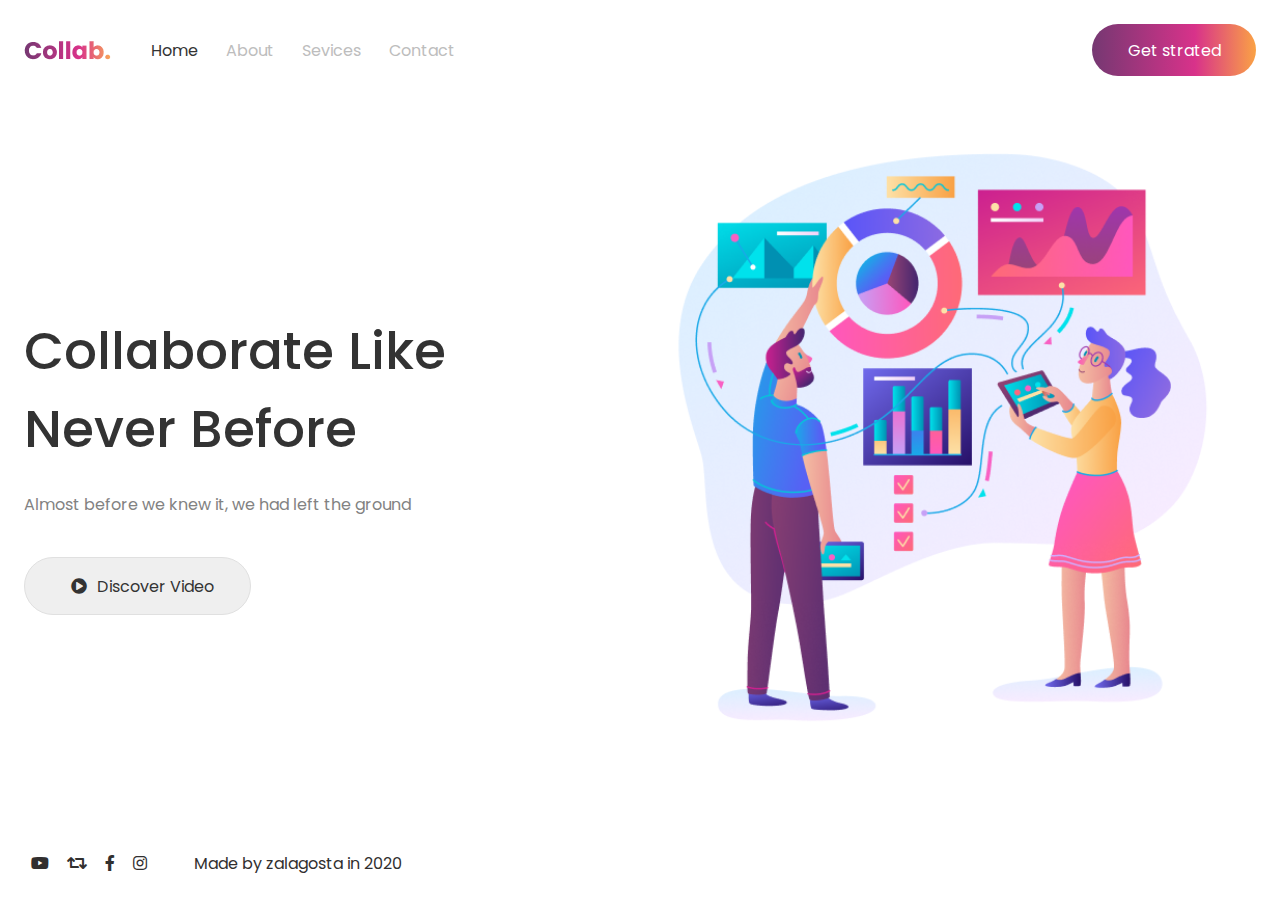
<file: index.html>
<!DOCTYPE html>
<html lang="en">
<head>
    <meta charset="UTF-8">
    <link rel="stylesheet" href="./css/style.css">
    <link rel="stylesheet" href="./css/fontawesome-free-5.15.1-web/css/all.css">
    <link rel="stylesheet" href="./css/fontawesome-free-5.15.1-web/css/brands.css">
    <link rel="stylesheet" href="./css/fontawesome-free-5.15.1-web/css/fontawesome.css">
    <link rel="stylesheet" href="/css/fontawesome-free-5.15.1-web/css/regular.css">
    <link rel="stylesheet" href="/css/fontawesome-free-5.15.1-web/css/solid.css">
    <link rel="stylesheet" href="./css/fontawesome-free-5.15.1-web/css/svg-with-js.css">
    <link rel="stylesheet" href="./css/fontawesome-free-5.15.1-web/css/v4-shims.css">
    <link rel="icon" href="img/devchallenges.png">
    <link rel="stylesheet" href="css/fontawesome-free-5.15.1-web/css/all.min.css">
    <link rel="stylesheet" href="./css/fontawesome-free-5.15.1-web/css/brands.min.css">
    <link rel="stylesheet" href="./css/fontawesome-free-5.15.1-web/css/fontawesome.min.css">
    <link rel="stylesheet" href="/css/fontawesome-free-5.15.1-web/css/regular.min.css">
    <link rel="stylesheet" href="/css/fontawesome-free-5.15.1-web/css/solid.min.css">
    <link rel="stylesheet" href="./css/fontawesome-free-5.15.1-web/css/svg-with-js.min.css">
    <link rel="stylesheet" href="./css/fontawesome-free-5.15.1-web/css/v4-shims.min.css">
    <link rel="preconnect" href="https://fonts.gstatic.com">
    <link href="https://fonts.googleapis.com/css2?family=Poppins:ital,wght@0,100;0,200;1,400&display=swap" rel="stylesheet"> 
    <meta name="viewport" content="width=device-width, initial-scale=1.0">
    <title>Collab</title>
</head>
<body>
    <!-- mobile navigation -->
    
    <div class="mobile-navigation" id="mobile-navigation">

        <div class="mobile-navigation-header">
            <img src="img/Collab..png" alt="" class="logo">
            <div class="close-button" onclick="toggleMobileNavigation()">
                <button>
                    <i class="fa fa-close">
                    </i>
                </button>
            </div>
            
        </div>

        <a href="./" class="mobile-navigation--item mobile-navigation--item_active">Home</a>
        <a href="./About.html" class="mobile-navigation--item">About</a>
        <a href="./Services.html" class="mobile-navigation--item">Sevices</a>
        <a href="./Contact.html" class="mobile-navigation--item">Contact</a>
    </div>

    <div id="container">
    <header>
        
            <img src="img/Collab..png" alt="" class="logo">
            <nav class="navigation">
                <a href="./" class="navigation--item navigation--item_active">Home</a>
                <a href="./About.html" class="navigation--item">About</a>
                <a href="./Services.html" class="navigation--item">Sevices</a>
                <a href="./Contact.html" class="navigation--item">Contact</a>
            </nav>
            <div class="menu-button" onclick="toggleMobileNavigation()">
                <button>
                    <i class="fa fa-reorder">
                    </i>
                </button>
            </div>
            
            <button class="navigation--button">
                Get strated
            </button>
       
    </header>
    <main>
        <div class="main--content">
            <h1 class="headline">
                Collaborate Like<br/> Never Before
            </h1>
            <p class="discription">
                Almost before we knew it, 
                we had left the ground
            </p>
            <button class="play-button">
                <i class="fas fa-play-circle">
                    
                </i>
                Discover Video
            </button>
        </div>
        <div class="main--img">
            <img src="img/data-x1.png" alt="">
        </div>
    </main>
    <footer >
        <div class="social">
            <a href="" class="social--item"><i class="fa fa-youtube"></i></a>
            <a href="" class="social--item"><i class="fa fa-retweet"></i></a>
            <a href="" class="social--item"><i class="fa fa-facebook"></i></a>
            <a href="" class="social--item"><i class="fa fa-instagram"></i></a>
        
        </div>   
    <span>Made by zalagosta in 2020</span>
    </footer>   
    </div>
    <script>
        function toggleMobileNavigation(){
            var element=document.getElementById("mobile-navigation");
            if(element.classList.contains("mobile-navigation__open"))
            {
                element.classList.remove("mobile-navigation__open");
            }else{
                element.classList.add("mobile-navigation__open");
            }   
        }
    </script>
</body>
</html>
</file>
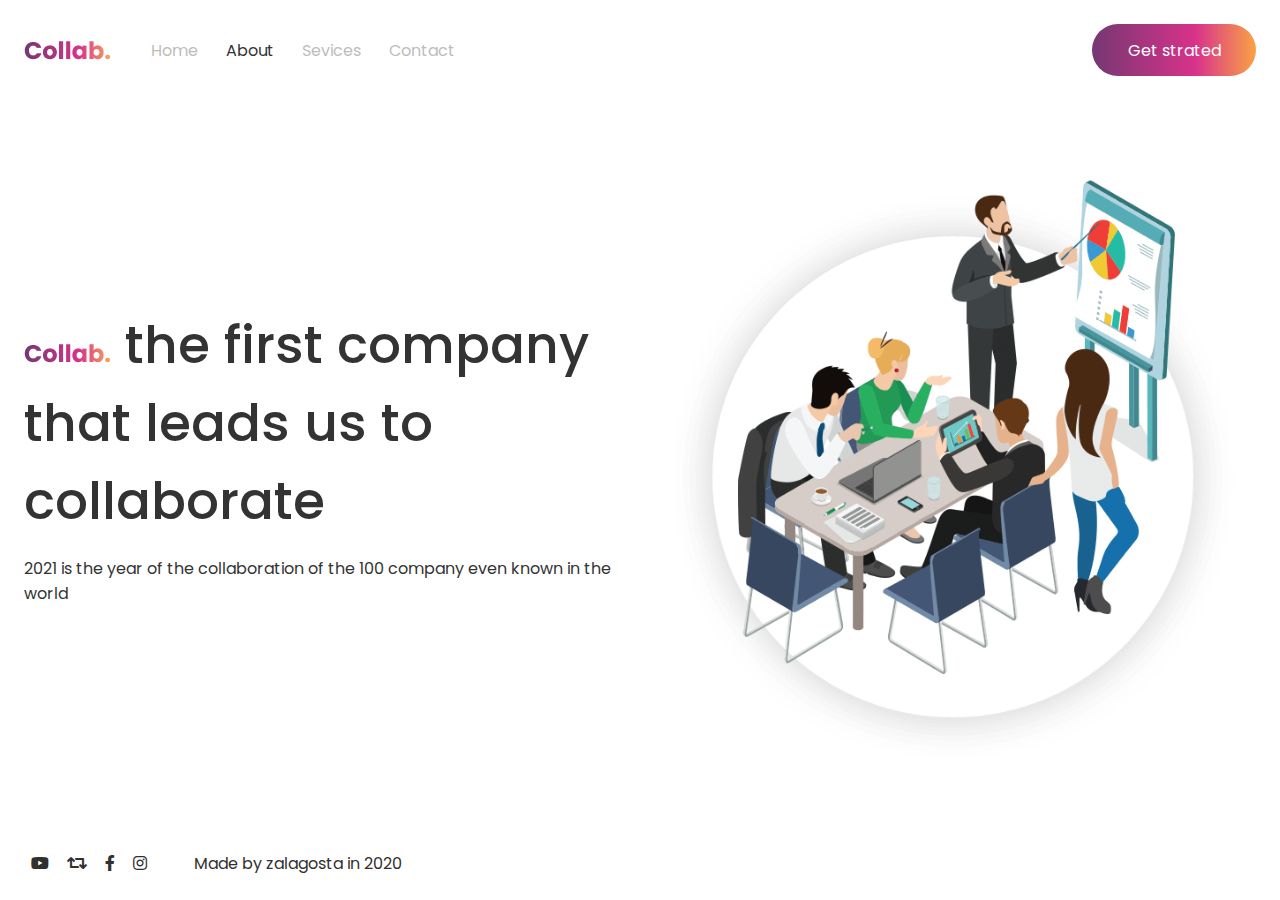
<file: About.html>
<!DOCTYPE html>
<html lang="en">
<head>
    <meta charset="UTF-8">
    <link rel="stylesheet" href="./css/style.css">
    <link rel="stylesheet" href="./css/fontawesome-free-5.15.1-web/css/all.css">
    <link rel="stylesheet" href="./css/fontawesome-free-5.15.1-web/css/brands.css">
    <link rel="stylesheet" href="./css/fontawesome-free-5.15.1-web/css/fontawesome.css">
    <link rel="stylesheet" href="/css/fontawesome-free-5.15.1-web/css/regular.css">
    <link rel="stylesheet" href="/css/fontawesome-free-5.15.1-web/css/solid.css">
    <link rel="stylesheet" href="./css/fontawesome-free-5.15.1-web/css/svg-with-js.css">
    <link rel="stylesheet" href="./css/fontawesome-free-5.15.1-web/css/v4-shims.css">
    <link rel="icon" href="img/devchallenges.png">
    <link rel="stylesheet" href="css/fontawesome-free-5.15.1-web/css/all.min.css">
    <link rel="stylesheet" href="./css/fontawesome-free-5.15.1-web/css/brands.min.css">
    <link rel="stylesheet" href="./css/fontawesome-free-5.15.1-web/css/fontawesome.min.css">
    <link rel="stylesheet" href="/css/fontawesome-free-5.15.1-web/css/regular.min.css">
    <link rel="stylesheet" href="/css/fontawesome-free-5.15.1-web/css/solid.min.css">
    <link rel="stylesheet" href="./css/fontawesome-free-5.15.1-web/css/svg-with-js.min.css">
    <link rel="stylesheet" href="./css/fontawesome-free-5.15.1-web/css/v4-shims.min.css">
    <link rel="preconnect" href="https://fonts.gstatic.com">
    <link href="https://fonts.googleapis.com/css2?family=Poppins:ital,wght@0,100;0,200;1,400&display=swap" rel="stylesheet"> 
    <meta name="viewport" content="width=device-width, initial-scale=1.0">
    <title>About</title>
</head>
<body>
    <!-- mobile navigation -->
    
    <div class="mobile-navigation" id="mobile-navigation">

        <div class="mobile-navigation-header">
            <img src="img/Collab..png" alt="" class="logo">
            <div class="close-button" onclick="toggleMobileNavigation()">
                <button>
                    <i class="fa fa-close">
                    </i>
                </button>
            </div>
            
        </div>

        <a href="./" class="mobile-navigation--item ">Home</a>
        <a href="./About.html" class="mobile-navigation--item mobile-navigation--item_active">About</a>
        <a href="./Services.html" class="mobile-navigation--item">Sevices</a>
        <a href="./Contact.html" class="mobile-navigation--item">Contact</a>
    </div>

    <div id="container">
    <header>
        
            <img src="img/Collab..png" alt="" class="logo">
            <nav class="navigation">
                <a href="./" class="navigation--item ">Home</a>
                <a href="./About.html" class="navigation--item navigation--item_active">About</a>
                <a href="./Services.html" class="navigation--item">Sevices</a>
                <a href="./Contact.html" class="navigation--item">Contact</a>
            </nav>
            <div class="menu-button" onclick="toggleMobileNavigation()">
                <button>
                    <i class="fa fa-reorder">
                    </i>
                </button>
            </div>
            
            <button class="navigation--button">
                Get strated
            </button>
        
    </header>
    <main>
        <div class="main--content">
           <h4 class="headline"> 
               <img src="img/Collab..png" alt="">
                the first company that leads us to collaborate</h4>
           <p>2021 is the year of the collaboration of the 100 company even known in the world</p>
        </div>
        <div class="main--img"> 
            <img src="./img/transparent-job-cartoon-collaboration-employment-technology.png" alt="">
        </div>
    </main>
    <footer >
        <div class="social">
            <a href="" class="social--item"><i class="fa fa-youtube"></i></a>
            <a href="" class="social--item"><i class="fa fa-retweet"></i></a>
            <a href="" class="social--item"><i class="fa fa-facebook"></i></a>
            <a href="" class="social--item"><i class="fa fa-instagram"></i></a>
        
        </div>   
    <span>Made by zalagosta in 2020</span>
    </footer>   
    </div>
    <script>
        function toggleMobileNavigation(){
            var element=document.getElementById("mobile-navigation");
            if(element.classList.contains("mobile-navigation__open"))
            {
                element.classList.remove("mobile-navigation__open");
            }else{
                element.classList.add("mobile-navigation__open");
            }   
        }
    </script>
</body>
</html>
</file>
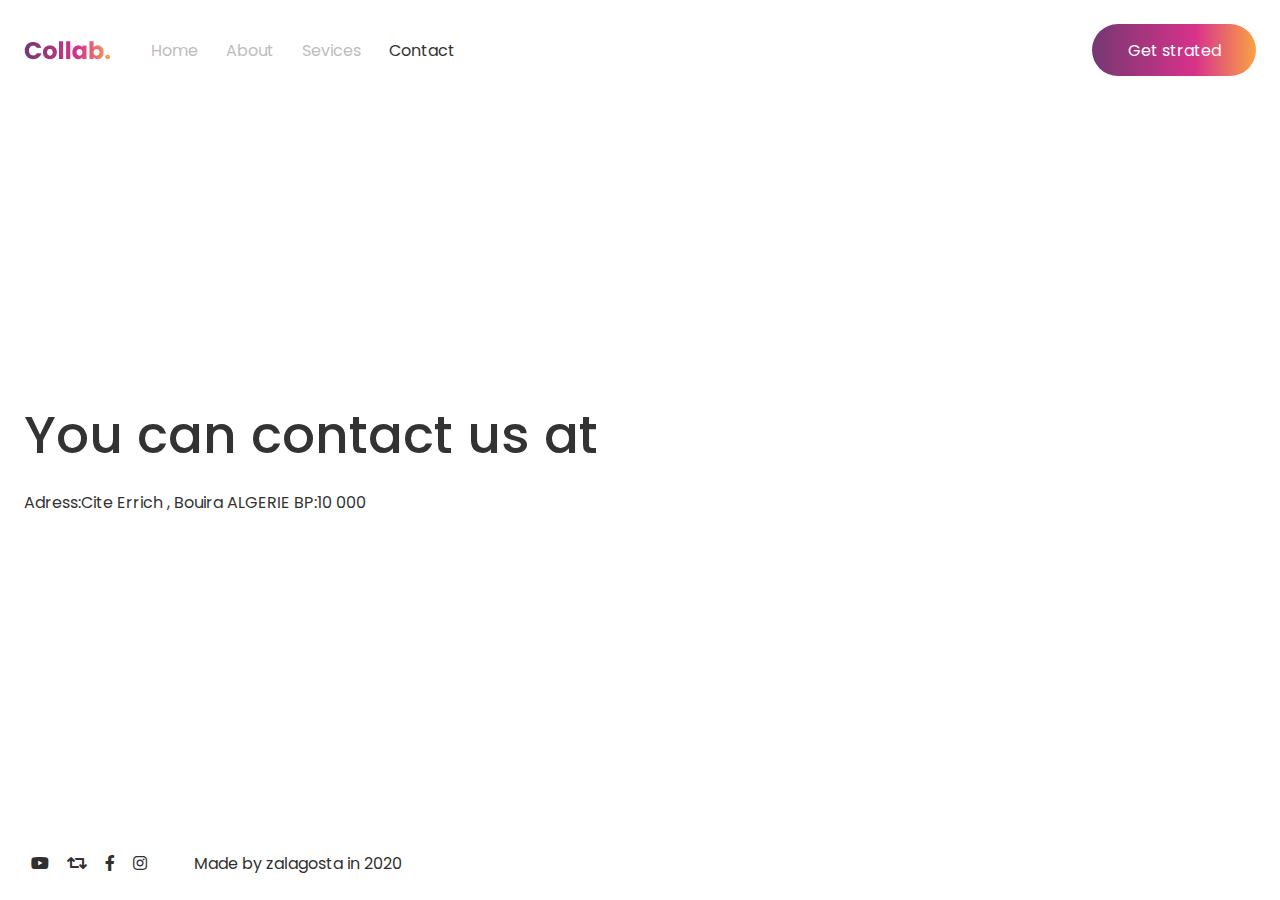
<file: Contact.html>
<!DOCTYPE html>
<html lang="en">
<head>
    <meta charset="UTF-8">
    <link rel="stylesheet" href="./css/style.css">
    <link rel="stylesheet" href="./css/fontawesome-free-5.15.1-web/css/all.css">
    <link rel="stylesheet" href="./css/fontawesome-free-5.15.1-web/css/brands.css">
    <link rel="stylesheet" href="./css/fontawesome-free-5.15.1-web/css/fontawesome.css">
    <link rel="stylesheet" href="/css/fontawesome-free-5.15.1-web/css/regular.css">
    <link rel="stylesheet" href="/css/fontawesome-free-5.15.1-web/css/solid.css">
    <link rel="stylesheet" href="./css/fontawesome-free-5.15.1-web/css/svg-with-js.css">
    <link rel="stylesheet" href="./css/fontawesome-free-5.15.1-web/css/v4-shims.css">
    <link rel="icon" href="img/devchallenges.png">
    <link rel="stylesheet" href="css/fontawesome-free-5.15.1-web/css/all.min.css">
    <link rel="stylesheet" href="./css/fontawesome-free-5.15.1-web/css/brands.min.css">
    <link rel="stylesheet" href="./css/fontawesome-free-5.15.1-web/css/fontawesome.min.css">
    <link rel="stylesheet" href="/css/fontawesome-free-5.15.1-web/css/regular.min.css">
    <link rel="stylesheet" href="/css/fontawesome-free-5.15.1-web/css/solid.min.css">
    <link rel="stylesheet" href="./css/fontawesome-free-5.15.1-web/css/svg-with-js.min.css">
    <link rel="stylesheet" href="./css/fontawesome-free-5.15.1-web/css/v4-shims.min.css">
    <link rel="preconnect" href="https://fonts.gstatic.com">
    <link href="https://fonts.googleapis.com/css2?family=Poppins:ital,wght@0,100;0,200;1,400&display=swap" rel="stylesheet"> 
    <meta name="viewport" content="width=device-width, initial-scale=1.0">
    <title>Contact</title>
</head>
<body>
    <!-- mobile navigation -->
    
    <div class="mobile-navigation" id="mobile-navigation">

        <div class="mobile-navigation-header">
            <img src="img/Collab..png" alt="" class="logo">
            <div class="close-button" onclick="toggleMobileNavigation()">
                <button>
                    <i class="fa fa-close">
                    </i>
                </button>
            </div>
            
        </div>

        <a href="./" class="mobile-navigation--item">Home</a>
        <a href="./About.html" class="mobile-navigation--item">About</a>
        <a href="./Services.html" class="mobile-navigation--item">Sevices</a>
        <a href="./Contact.html" class="mobile-navigation--item mobile-navigation--item_active">Contact</a>
    </div>

    <div id="container">
    <header>
        
            <img src="img/Collab..png" alt="" class="logo">
            <nav class="navigation">
                <a href="./" class="navigation--item ">Home</a>
                <a href="./About.html" class="navigation--item">About</a>
                <a href="./Services.html" class="navigation--item">Sevices</a>
                <a href="./Contact.html" class="navigation--item navigation--item_active">Contact</a>
            </nav>
            <div class="menu-button" onclick="toggleMobileNavigation()">
                <button>
                    <i class="fa fa-reorder">
                    </i>
                </button>
            </div>
            
            <button class="navigation--button">
                Get strated
            </button>
        
    </header>
    <main>
        <div class="main--content">
            <h4 class="headline">You can contact us at </h4>
            <p class="adress">
                Adress:Cite Errich , Bouira ALGERIE BP:10 000 
            </p>
        
            </div>
        <div class="main--img">
            <iframe src="https://www.google.com/maps/embed?pb=!1m18!1m12!1m3!1d12849.398874008506!2d3.875234025204748!3d36.37652713060587!2m3!1f0!2f0!3f0!3m2!1i1024!2i768!4f13.1!3m3!1m2!1s0x128c2f8cbb2ce7df%3A0xd96569b37850eb74!2sCite%20Errich%2C%20Bouira!5e0!3m2!1sfr!2sdz!4v1610832544985!5m2!1sfr!2sdz" width="600" height="450" frameborder="0" style="border:0;" allowfullscreen="" aria-hidden="false" tabindex="0"></iframe>
        
        </div>
    </main>
    <footer >
        <div class="social">
            <a href="" class="social--item"><i class="fa fa-youtube"></i></a>
            <a href="" class="social--item"><i class="fa fa-retweet"></i></a>
            <a href="" class="social--item"><i class="fa fa-facebook"></i></a>
            <a href="" class="social--item"><i class="fa fa-instagram"></i></a>
        
        </div>   
    <span>Made by zalagosta in 2020</span>
    </footer>   
    </div>
    <script>
        function toggleMobileNavigation(){
            var element=document.getElementById("mobile-navigation");
            if(element.classList.contains("mobile-navigation__open"))
            {
                element.classList.remove("mobile-navigation__open");
            }else{
                element.classList.add("mobile-navigation__open");
            }   
        }
    </script>
</body>
</html>
</file>
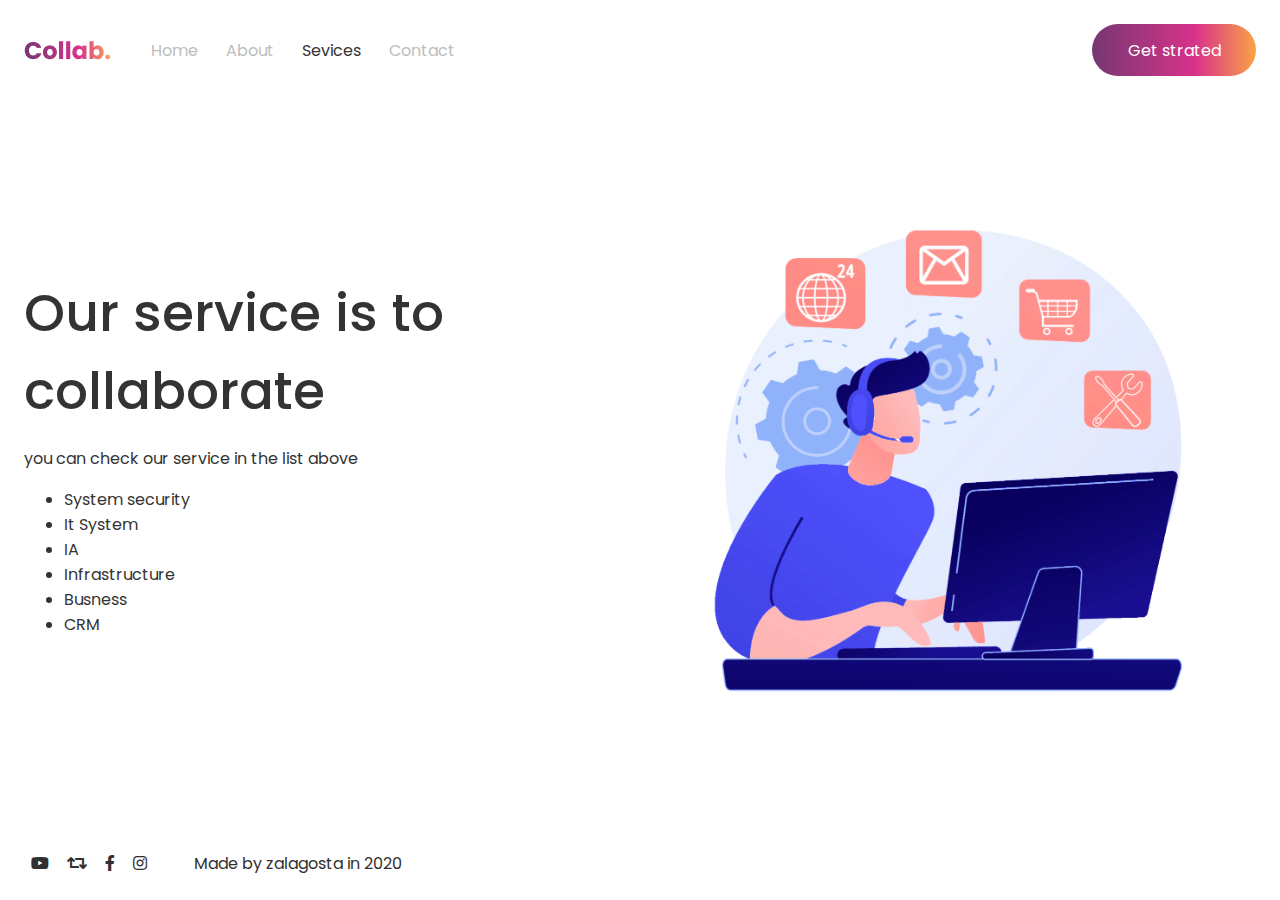
<file: Services.html>
<!DOCTYPE html>
<html lang="en">
<head>
    <meta charset="UTF-8">
    <link rel="stylesheet" href="./css/style.css">
    <link rel="stylesheet" href="./css/fontawesome-free-5.15.1-web/css/all.css">
    <link rel="stylesheet" href="./css/fontawesome-free-5.15.1-web/css/brands.css">
    <link rel="stylesheet" href="./css/fontawesome-free-5.15.1-web/css/fontawesome.css">
    <link rel="stylesheet" href="/css/fontawesome-free-5.15.1-web/css/regular.css">
    <link rel="stylesheet" href="/css/fontawesome-free-5.15.1-web/css/solid.css">
    <link rel="stylesheet" href="./css/fontawesome-free-5.15.1-web/css/svg-with-js.css">
    <link rel="stylesheet" href="./css/fontawesome-free-5.15.1-web/css/v4-shims.css">
    <link rel="icon" href="img/devchallenges.png">
    <link rel="stylesheet" href="css/fontawesome-free-5.15.1-web/css/all.min.css">
    <link rel="stylesheet" href="./css/fontawesome-free-5.15.1-web/css/brands.min.css">
    <link rel="stylesheet" href="./css/fontawesome-free-5.15.1-web/css/fontawesome.min.css">
    <link rel="stylesheet" href="/css/fontawesome-free-5.15.1-web/css/regular.min.css">
    <link rel="stylesheet" href="/css/fontawesome-free-5.15.1-web/css/solid.min.css">
    <link rel="stylesheet" href="./css/fontawesome-free-5.15.1-web/css/svg-with-js.min.css">
    <link rel="stylesheet" href="./css/fontawesome-free-5.15.1-web/css/v4-shims.min.css">
    <link rel="preconnect" href="https://fonts.gstatic.com">
    <link href="https://fonts.googleapis.com/css2?family=Poppins:ital,wght@0,100;0,200;1,400&display=swap" rel="stylesheet"> 
    <meta name="viewport" content="width=device-width, initial-scale=1.0">
    <title>Services</title>
</head>
<body>
    <!-- mobile navigation -->
    
    <div class="mobile-navigation" id="mobile-navigation">

        <div class="mobile-navigation-header">
            <img src="img/Collab..png" alt="" class="logo">
            <div class="close-button" onclick="toggleMobileNavigation()">
                <button>
                    <i class="fa fa-close">
                    </i>
                </button>
            </div>
            
        </div>

        <a href="./" class="mobile-navigation--item ">Home</a>
        <a href="./About.html" class="mobile-navigation--item">About</a>
        <a href="./Services.html" class="mobile-navigation--item mobile-navigation--item_active">Sevices</a>
        <a href="./Contact.html" class="mobile-navigation--item">Contact</a>
    </div>

    <div id="container">
    <header>
        
            <img src="img/Collab..png" alt="" class="logo">
            <nav class="navigation">
                <a href="./" class="navigation--item ">Home</a>
                <a href="./About.html" class="navigation--item">About</a>
                <a href="./Services.html" class="navigation--item navigation--item_active">Sevices</a>
                <a href="./Contact.html" class="navigation--item">Contact</a>
            </nav>
            <div class="menu-button" onclick="toggleMobileNavigation()">
                <button>
                    <i class="fa fa-reorder">
                    </i>
                </button>
            </div>
            
            <button class="navigation--button">
                Get strated
            </button>
        
    </header>
    <main>
        
        <div class="main--content">
        <h4 class="headline"> 
            
             Our service is to collaborate</h4>
        <p>you can check our service in the list above</p>
        <ul>
            <li>System security</li>
            <li>It System</li>
            <li>IA</li>
            <li>Infrastructure</li>
            <li>Busness</li>
            <li>CRM</li>
        </ul>
     </div>
        <div class="main--img">
            <img src="/img/services.png" alt="">
        </div>
    </main>
    <footer >
        <div class="social">
            <a href="" class="social--item"><i class="fa fa-youtube"></i></a>
            <a href="" class="social--item"><i class="fa fa-retweet"></i></a>
            <a href="" class="social--item"><i class="fa fa-facebook"></i></a>
            <a href="" class="social--item"><i class="fa fa-instagram"></i></a>
        
        </div>   
    <span>Made by zalagosta in 2020</span>
    </footer>   
    </div>
    <script>
        function toggleMobileNavigation(){
            var element=document.getElementById("mobile-navigation");
            if(element.classList.contains("mobile-navigation__open"))
            {
                element.classList.remove("mobile-navigation__open");
            }else{
                element.classList.add("mobile-navigation__open");
            }   
        }
    </script>
</body>
</html>
</file>
<file: css/style.css>
*{
    box-sizing: border-box;
    font: inherit;
    color: inherit;
}

body{
    font-family: 'Poppins', sans-serif;
    padding: 0;
    margin: 0;

    color: #333;
}

p{
    max-width: 600;
}

#container{
    max-width: 1366px;
    padding: 24px;
    display: grid;
    grid-template-rows: auto 1fr auto;
    height: 100vh;
    margin: 0 auto;
}

header{
    display: flex;
    align-items:center ;
    
    
}

#container header{
    
    position: -webkit-sticky;
    position: sticky;
    top: 0;
}
.navigation{
    flex-grow: 1;
    margin-left: 40px;
    
}

.navigation--item{
    text-decoration: none;
    color: #bdbdbd;
    margin-left: 24px;
}
 
.navigation--item:first-child{
    margin-left: 0;
}

.navigation--item_active{
    color: #333;
}

.navigation--button{
    
    width: 164px;
    height: 52px;
    border: none;
    background: linear-gradient(270deg, #FAA245 0%, #D8328A 37.25%, #753872 100%);
    border-radius: 50px;
    color: white;
    padding: 8px 26px;
   
}
main{
    display: flex;
    align-items: center;

}
.main--content{
    flex: 1;
    margin-top: 48px;
    margin-bottom: 48px;
}
.main--img{
    flex: 1;
}
.main--img img{
    width: 100%;
}

.headline{
    font-size: 52px;
    font-weight: 500;
    margin: 0;
    padding: 0;
}
h6.headline{
    flex-wrap: wrap;
    font-size: 24px;
    margin: 20px;
}
.adress{
    margin-left: 0;
}
.discription{
    color: #828282;
    margin: 0;
    padding: 0;
    margin-top: 24px;
    margin-bottom: 40px;
}
.play-button{
    border: none;
    padding: 10px 36px;
    border:1px solid #e0e0e0;
    border-radius: 50px;
    display: flex;
    align-items: center;
    
}

.play-button i{
    margin: 10px;
}

footer{
    display: flex;
    color: #312f2f;
}
.social {
    margin-right: 40px;
    
}
.social--item{
    margin: 7px;
}

.social--item:hover{
    color: black;
}

.menu-button{
    flex-grow: 1;
    display: none;
}
.menu-button button{
border: none;
background:transparent;
font-size: 1.5rem;
}

.mobile-navigation{
    position: fixed;
    width: 100vh;
    height: 100vh;
    background-color: white;
    padding:24px;
    display: none;
    transform:translateX(-100%);
    transition: transform 300ms ease-in-out;
}
.mobile-navigation__open{
    transform: translateX(0);
}
.mobile-navigation-header{
    display: flex;
    align-items: center;
    justify-content: space-between;
    margin-bottom: 24px;
}
.close-button button{
    border: none;
    background: transparent;
    font-size: 1.5rem;
}

.mobile-navigation--item{
    text-decoration: none;
    font-size: 1.5rem;
    color: #bdbdbd;
    display: block;
    margin-bottom: 24px;
}

.mobile-navigation--item_active{
    color:black;
}
/* for now we can style the mobile view */

@media only screen and (max-width:660px){
    main{
        display: inline-block;
    }
    header .logo{
        display: none;
    }
    .navigation{
        display: none;
    }
    .mobile-navigation{
        display: block;
    }
    .menu-button{
        display: block;
    }
}
</file>
<file: css/fontawesome-free-5.15.1-web/css/brands.css>
/*!
 * Font Awesome Free 5.15.1 by @fontawesome - https://fontawesome.com
 * License - https://fontawesome.com/license/free (Icons: CC BY 4.0, Fonts: SIL OFL 1.1, Code: MIT License)
 */
@font-face {
  font-family: 'Font Awesome 5 Brands';
  font-style: normal;
  font-weight: 400;
  font-display: block;
  src: url("../webfonts/fa-brands-400.eot");
  src: url("../webfonts/fa-brands-400.eot?#iefix") format("embedded-opentype"), url("../webfonts/fa-brands-400.woff2") format("woff2"), url("../webfonts/fa-brands-400.woff") format("woff"), url("../webfonts/fa-brands-400.ttf") format("truetype"), url("../webfonts/fa-brands-400.svg#fontawesome") format("svg"); }

.fab {
  font-family: 'Font Awesome 5 Brands';
  font-weight: 400; }
</file>
<file: css/fontawesome-free-5.15.1-web/css/regular.css>
/*!
 * Font Awesome Free 5.15.1 by @fontawesome - https://fontawesome.com
 * License - https://fontawesome.com/license/free (Icons: CC BY 4.0, Fonts: SIL OFL 1.1, Code: MIT License)
 */
@font-face {
  font-family: 'Font Awesome 5 Free';
  font-style: normal;
  font-weight: 400;
  font-display: block;
  src: url("../webfonts/fa-regular-400.eot");
  src: url("../webfonts/fa-regular-400.eot?#iefix") format("embedded-opentype"), url("../webfonts/fa-regular-400.woff2") format("woff2"), url("../webfonts/fa-regular-400.woff") format("woff"), url("../webfonts/fa-regular-400.ttf") format("truetype"), url("../webfonts/fa-regular-400.svg#fontawesome") format("svg"); }

.far {
  font-family: 'Font Awesome 5 Free';
  font-weight: 400; }
</file>
<file: css/fontawesome-free-5.15.1-web/css/solid.css>
/*!
 * Font Awesome Free 5.15.1 by @fontawesome - https://fontawesome.com
 * License - https://fontawesome.com/license/free (Icons: CC BY 4.0, Fonts: SIL OFL 1.1, Code: MIT License)
 */
@font-face {
  font-family: 'Font Awesome 5 Free';
  font-style: normal;
  font-weight: 900;
  font-display: block;
  src: url("../webfonts/fa-solid-900.eot");
  src: url("../webfonts/fa-solid-900.eot?#iefix") format("embedded-opentype"), url("../webfonts/fa-solid-900.woff2") format("woff2"), url("../webfonts/fa-solid-900.woff") format("woff"), url("../webfonts/fa-solid-900.ttf") format("truetype"), url("../webfonts/fa-solid-900.svg#fontawesome") format("svg"); }

.fa,
.fas {
  font-family: 'Font Awesome 5 Free';
  font-weight: 900; }
</file>
<file: css/fontawesome-free-5.15.1-web/css/svg-with-js.css>
/*!
 * Font Awesome Free 5.15.1 by @fontawesome - https://fontawesome.com
 * License - https://fontawesome.com/license/free (Icons: CC BY 4.0, Fonts: SIL OFL 1.1, Code: MIT License)
 */
svg:not(:root).svg-inline--fa {
  overflow: visible; }

.svg-inline--fa {
  display: inline-block;
  font-size: inherit;
  height: 1em;
  overflow: visible;
  vertical-align: -.125em; }
  .svg-inline--fa.fa-lg {
    vertical-align: -.225em; }
  .svg-inline--fa.fa-w-1 {
    width: 0.0625em; }
  .svg-inline--fa.fa-w-2 {
    width: 0.125em; }
  .svg-inline--fa.fa-w-3 {
    width: 0.1875em; }
  .svg-inline--fa.fa-w-4 {
    width: 0.25em; }
  .svg-inline--fa.fa-w-5 {
    width: 0.3125em; }
  .svg-inline--fa.fa-w-6 {
    width: 0.375em; }
  .svg-inline--fa.fa-w-7 {
    width: 0.4375em; }
  .svg-inline--fa.fa-w-8 {
    width: 0.5em; }
  .svg-inline--fa.fa-w-9 {
    width: 0.5625em; }
  .svg-inline--fa.fa-w-10 {
    width: 0.625em; }
  .svg-inline--fa.fa-w-11 {
    width: 0.6875em; }
  .svg-inline--fa.fa-w-12 {
    width: 0.75em; }
  .svg-inline--fa.fa-w-13 {
    width: 0.8125em; }
  .svg-inline--fa.fa-w-14 {
    width: 0.875em; }
  .svg-inline--fa.fa-w-15 {
    width: 0.9375em; }
  .svg-inline--fa.fa-w-16 {
    width: 1em; }
  .svg-inline--fa.fa-w-17 {
    width: 1.0625em; }
  .svg-inline--fa.fa-w-18 {
    width: 1.125em; }
  .svg-inline--fa.fa-w-19 {
    width: 1.1875em; }
  .svg-inline--fa.fa-w-20 {
    width: 1.25em; }
  .svg-inline--fa.fa-pull-left {
    margin-right: .3em;
    width: auto; }
  .svg-inline--fa.fa-pull-right {
    margin-left: .3em;
    width: auto; }
  .svg-inline--fa.fa-border {
    height: 1.5em; }
  .svg-inline--fa.fa-li {
    width: 2em; }
  .svg-inline--fa.fa-fw {
    width: 1.25em; }

.fa-layers svg.svg-inline--fa {
  bottom: 0;
  left: 0;
  margin: auto;
  position: absolute;
  right: 0;
  top: 0; }

.fa-layers {
  display: inline-block;
  height: 1em;
  position: relative;
  text-align: center;
  vertical-align: -.125em;
  width: 1em; }
  .fa-layers svg.svg-inline--fa {
    -webkit-transform-origin: center center;
            transform-origin: center center; }

.fa-layers-text, .fa-layers-counter {
  display: inline-block;
  position: absolute;
  text-align: center; }

.fa-layers-text {
  left: 50%;
  top: 50%;
  -webkit-transform: translate(-50%, -50%);
          transform: translate(-50%, -50%);
  -webkit-transform-origin: center center;
          transform-origin: center center; }

.fa-layers-counter {
  background-color: #ff253a;
  border-radius: 1em;
  -webkit-box-sizing: border-box;
          box-sizing: border-box;
  color: #fff;
  height: 1.5em;
  line-height: 1;
  max-width: 5em;
  min-width: 1.5em;
  overflow: hidden;
  padding: .25em;
  right: 0;
  text-overflow: ellipsis;
  top: 0;
  -webkit-transform: scale(0.25);
          transform: scale(0.25);
  -webkit-transform-origin: top right;
          transform-origin: top right; }

.fa-layers-bottom-right {
  bottom: 0;
  right: 0;
  top: auto;
  -webkit-transform: scale(0.25);
          transform: scale(0.25);
  -webkit-transform-origin: bottom right;
          transform-origin: bottom right; }

.fa-layers-bottom-left {
  bottom: 0;
  left: 0;
  right: auto;
  top: auto;
  -webkit-transform: scale(0.25);
          transform: scale(0.25);
  -webkit-transform-origin: bottom left;
          transform-origin: bottom left; }

.fa-layers-top-right {
  right: 0;
  top: 0;
  -webkit-transform: scale(0.25);
          transform: scale(0.25);
  -webkit-transform-origin: top right;
          transform-origin: top right; }

.fa-layers-top-left {
  left: 0;
  right: auto;
  top: 0;
  -webkit-transform: scale(0.25);
          transform: scale(0.25);
  -webkit-transform-origin: top left;
          transform-origin: top left; }

.fa-lg {
  font-size: 1.33333em;
  line-height: 0.75em;
  vertical-align: -.0667em; }

.fa-xs {
  font-size: .75em; }

.fa-sm {
  font-size: .875em; }

.fa-1x {
  font-size: 1em; }

.fa-2x {
  font-size: 2em; }

.fa-3x {
  font-size: 3em; }

.fa-4x {
  font-size: 4em; }

.fa-5x {
  font-size: 5em; }

.fa-6x {
  font-size: 6em; }

.fa-7x {
  font-size: 7em; }

.fa-8x {
  font-size: 8em; }

.fa-9x {
  font-size: 9em; }

.fa-10x {
  font-size: 10em; }

.fa-fw {
  text-align: center;
  width: 1.25em; }

.fa-ul {
  list-style-type: none;
  margin-left: 2.5em;
  padding-left: 0; }
  .fa-ul > li {
    position: relative; }

.fa-li {
  left: -2em;
  position: absolute;
  text-align: center;
  width: 2em;
  line-height: inherit; }

.fa-border {
  border: solid 0.08em #eee;
  border-radius: .1em;
  padding: .2em .25em .15em; }

.fa-pull-left {
  float: left; }

.fa-pull-right {
  float: right; }

.fa.fa-pull-left,
.fas.fa-pull-left,
.far.fa-pull-left,
.fal.fa-pull-left,
.fab.fa-pull-left {
  margin-right: .3em; }

.fa.fa-pull-right,
.fas.fa-pull-right,
.far.fa-pull-right,
.fal.fa-pull-right,
.fab.fa-pull-right {
  margin-left: .3em; }

.fa-spin {
  -webkit-animation: fa-spin 2s infinite linear;
          animation: fa-spin 2s infinite linear; }

.fa-pulse {
  -webkit-animation: fa-spin 1s infinite steps(8);
          animation: fa-spin 1s infinite steps(8); }

@-webkit-keyframes fa-spin {
  0% {
    -webkit-transform: rotate(0deg);
            transform: rotate(0deg); }
  100% {
    -webkit-transform: rotate(360deg);
            transform: rotate(360deg); } }

@keyframes fa-spin {
  0% {
    -webkit-transform: rotate(0deg);
            transform: rotate(0deg); }
  100% {
    -webkit-transform: rotate(360deg);
            transform: rotate(360deg); } }

.fa-rotate-90 {
  -ms-filter: "progid:DXImageTransform.Microsoft.BasicImage(rotation=1)";
  -webkit-transform: rotate(90deg);
          transform: rotate(90deg); }

.fa-rotate-180 {
  -ms-filter: "progid:DXImageTransform.Microsoft.BasicImage(rotation=2)";
  -webkit-transform: rotate(180deg);
          transform: rotate(180deg); }

.fa-rotate-270 {
  -ms-filter: "progid:DXImageTransform.Microsoft.BasicImage(rotation=3)";
  -webkit-transform: rotate(270deg);
          transform: rotate(270deg); }

.fa-flip-horizontal {
  -ms-filter: "progid:DXImageTransform.Microsoft.BasicImage(rotation=0, mirror=1)";
  -webkit-transform: scale(-1, 1);
          transform: scale(-1, 1); }

.fa-flip-vertical {
  -ms-filter: "progid:DXImageTransform.Microsoft.BasicImage(rotation=2, mirror=1)";
  -webkit-transform: scale(1, -1);
          transform: scale(1, -1); }

.fa-flip-both, .fa-flip-horizontal.fa-flip-vertical {
  -ms-filter: "progid:DXImageTransform.Microsoft.BasicImage(rotation=2, mirror=1)";
  -webkit-transform: scale(-1, -1);
          transform: scale(-1, -1); }

:root .fa-rotate-90,
:root .fa-rotate-180,
:root .fa-rotate-270,
:root .fa-flip-horizontal,
:root .fa-flip-vertical,
:root .fa-flip-both {
  -webkit-filter: none;
          filter: none; }

.fa-stack {
  display: inline-block;
  height: 2em;
  position: relative;
  width: 2.5em; }

.fa-stack-1x,
.fa-stack-2x {
  bottom: 0;
  left: 0;
  margin: auto;
  position: absolute;
  right: 0;
  top: 0; }

.svg-inline--fa.fa-stack-1x {
  height: 1em;
  width: 1.25em; }

.svg-inline--fa.fa-stack-2x {
  height: 2em;
  width: 2.5em; }

.fa-inverse {
  color: #fff; }

.sr-only {
  border: 0;
  clip: rect(0, 0, 0, 0);
  height: 1px;
  margin: -1px;
  overflow: hidden;
  padding: 0;
  position: absolute;
  width: 1px; }

.sr-only-focusable:active, .sr-only-focusable:focus {
  clip: auto;
  height: auto;
  margin: 0;
  overflow: visible;
  position: static;
  width: auto; }

.svg-inline--fa .fa-primary {
  fill: var(--fa-primary-color, currentColor);
  opacity: 1;
  opacity: var(--fa-primary-opacity, 1); }

.svg-inline--fa .fa-secondary {
  fill: var(--fa-secondary-color, currentColor);
  opacity: 0.4;
  opacity: var(--fa-secondary-opacity, 0.4); }

.svg-inline--fa.fa-swap-opacity .fa-primary {
  opacity: 0.4;
  opacity: var(--fa-secondary-opacity, 0.4); }

.svg-inline--fa.fa-swap-opacity .fa-secondary {
  opacity: 1;
  opacity: var(--fa-primary-opacity, 1); }

.svg-inline--fa mask .fa-primary,
.svg-inline--fa mask .fa-secondary {
  fill: black; }

.fad.fa-inverse {
  color: #fff; }
</file>
<file: css/fontawesome-free-5.15.1-web/css/v4-shims.css>
/*!
 * Font Awesome Free 5.15.1 by @fontawesome - https://fontawesome.com
 * License - https://fontawesome.com/license/free (Icons: CC BY 4.0, Fonts: SIL OFL 1.1, Code: MIT License)
 */
.fa.fa-glass:before {
  content: "\f000"; }

.fa.fa-meetup {
  font-family: 'Font Awesome 5 Brands';
  font-weight: 400; }

.fa.fa-star-o {
  font-family: 'Font Awesome 5 Free';
  font-weight: 400; }

.fa.fa-star-o:before {
  content: "\f005"; }

.fa.fa-remove:before {
  content: "\f00d"; }

.fa.fa-close:before {
  content: "\f00d"; }

.fa.fa-gear:before {
  content: "\f013"; }

.fa.fa-trash-o {
  font-family: 'Font Awesome 5 Free';
  font-weight: 400; }

.fa.fa-trash-o:before {
  content: "\f2ed"; }

.fa.fa-file-o {
  font-family: 'Font Awesome 5 Free';
  font-weight: 400; }

.fa.fa-file-o:before {
  content: "\f15b"; }

.fa.fa-clock-o {
  font-family: 'Font Awesome 5 Free';
  font-weight: 400; }

.fa.fa-clock-o:before {
  content: "\f017"; }

.fa.fa-arrow-circle-o-down {
  font-family: 'Font Awesome 5 Free';
  font-weight: 400; }

.fa.fa-arrow-circle-o-down:before {
  content: "\f358"; }

.fa.fa-arrow-circle-o-up {
  font-family: 'Font Awesome 5 Free';
  font-weight: 400; }

.fa.fa-arrow-circle-o-up:before {
  content: "\f35b"; }

.fa.fa-play-circle-o {
  font-family: 'Font Awesome 5 Free';
  font-weight: 400; }

.fa.fa-play-circle-o:before {
  content: "\f144"; }

.fa.fa-repeat:before {
  content: "\f01e"; }

.fa.fa-rotate-right:before {
  content: "\f01e"; }

.fa.fa-refresh:before {
  content: "\f021"; }

.fa.fa-list-alt {
  font-family: 'Font Awesome 5 Free';
  font-weight: 400; }

.fa.fa-dedent:before {
  content: "\f03b"; }

.fa.fa-video-camera:before {
  content: "\f03d"; }

.fa.fa-picture-o {
  font-family: 'Font Awesome 5 Free';
  font-weight: 400; }

.fa.fa-picture-o:before {
  content: "\f03e"; }

.fa.fa-photo {
  font-family: 'Font Awesome 5 Free';
  font-weight: 400; }

.fa.fa-photo:before {
  content: "\f03e"; }

.fa.fa-image {
  font-family: 'Font Awesome 5 Free';
  font-weight: 400; }

.fa.fa-image:before {
  content: "\f03e"; }

.fa.fa-pencil:before {
  content: "\f303"; }

.fa.fa-map-marker:before {
  content: "\f3c5"; }

.fa.fa-pencil-square-o {
  font-family: 'Font Awesome 5 Free';
  font-weight: 400; }

.fa.fa-pencil-square-o:before {
  content: "\f044"; }

.fa.fa-share-square-o {
  font-family: 'Font Awesome 5 Free';
  font-weight: 400; }

.fa.fa-share-square-o:before {
  content: "\f14d"; }

.fa.fa-check-square-o {
  font-family: 'Font Awesome 5 Free';
  font-weight: 400; }

.fa.fa-check-square-o:before {
  content: "\f14a"; }

.fa.fa-arrows:before {
  content: "\f0b2"; }

.fa.fa-times-circle-o {
  font-family: 'Font Awesome 5 Free';
  font-weight: 400; }

.fa.fa-times-circle-o:before {
  content: "\f057"; }

.fa.fa-check-circle-o {
  font-family: 'Font Awesome 5 Free';
  font-weight: 400; }

.fa.fa-check-circle-o:before {
  content: "\f058"; }

.fa.fa-mail-forward:before {
  content: "\f064"; }

.fa.fa-expand:before {
  content: "\f424"; }

.fa.fa-compress:before {
  content: "\f422"; }

.fa.fa-eye {
  font-family: 'Font Awesome 5 Free';
  font-weight: 400; }

.fa.fa-eye-slash {
  font-family: 'Font Awesome 5 Free';
  font-weight: 400; }

.fa.fa-warning:before {
  content: "\f071"; }

.fa.fa-calendar:before {
  content: "\f073"; }

.fa.fa-arrows-v:before {
  content: "\f338"; }

.fa.fa-arrows-h:before {
  content: "\f337"; }

.fa.fa-bar-chart {
  font-family: 'Font Awesome 5 Free';
  font-weight: 400; }

.fa.fa-bar-chart:before {
  content: "\f080"; }

.fa.fa-bar-chart-o {
  font-family: 'Font Awesome 5 Free';
  font-weight: 400; }

.fa.fa-bar-chart-o:before {
  content: "\f080"; }

.fa.fa-twitter-square {
  font-family: 'Font Awesome 5 Brands';
  font-weight: 400; }

.fa.fa-facebook-square {
  font-family: 'Font Awesome 5 Brands';
  font-weight: 400; }

.fa.fa-gears:before {
  content: "\f085"; }

.fa.fa-thumbs-o-up {
  font-family: 'Font Awesome 5 Free';
  font-weight: 400; }

.fa.fa-thumbs-o-up:before {
  content: "\f164"; }

.fa.fa-thumbs-o-down {
  font-family: 'Font Awesome 5 Free';
  font-weight: 400; }

.fa.fa-thumbs-o-down:before {
  content: "\f165"; }

.fa.fa-heart-o {
  font-family: 'Font Awesome 5 Free';
  font-weight: 400; }

.fa.fa-heart-o:before {
  content: "\f004"; }

.fa.fa-sign-out:before {
  content: "\f2f5"; }

.fa.fa-linkedin-square {
  font-family: 'Font Awesome 5 Brands';
  font-weight: 400; }

.fa.fa-linkedin-square:before {
  content: "\f08c"; }

.fa.fa-thumb-tack:before {
  content: "\f08d"; }

.fa.fa-external-link:before {
  content: "\f35d"; }

.fa.fa-sign-in:before {
  content: "\f2f6"; }

.fa.fa-github-square {
  font-family: 'Font Awesome 5 Brands';
  font-weight: 400; }

.fa.fa-lemon-o {
  font-family: 'Font Awesome 5 Free';
  font-weight: 400; }

.fa.fa-lemon-o:before {
  content: "\f094"; }

.fa.fa-square-o {
  font-family: 'Font Awesome 5 Free';
  font-weight: 400; }

.fa.fa-square-o:before {
  content: "\f0c8"; }

.fa.fa-bookmark-o {
  font-family: 'Font Awesome 5 Free';
  font-weight: 400; }

.fa.fa-bookmark-o:before {
  content: "\f02e"; }

.fa.fa-twitter {
  font-family: 'Font Awesome 5 Brands';
  font-weight: 400; }

.fa.fa-facebook {
  font-family: 'Font Awesome 5 Brands';
  font-weight: 400; }

.fa.fa-facebook:before {
  content: "\f39e"; }

.fa.fa-facebook-f {
  font-family: 'Font Awesome 5 Brands';
  font-weight: 400; }

.fa.fa-facebook-f:before {
  content: "\f39e"; }

.fa.fa-github {
  font-family: 'Font Awesome 5 Brands';
  font-weight: 400; }

.fa.fa-credit-card {
  font-family: 'Font Awesome 5 Free';
  font-weight: 400; }

.fa.fa-feed:before {
  content: "\f09e"; }

.fa.fa-hdd-o {
  font-family: 'Font Awesome 5 Free';
  font-weight: 400; }

.fa.fa-hdd-o:before {
  content: "\f0a0"; }

.fa.fa-hand-o-right {
  font-family: 'Font Awesome 5 Free';
  font-weight: 400; }

.fa.fa-hand-o-right:before {
  content: "\f0a4"; }

.fa.fa-hand-o-left {
  font-family: 'Font Awesome 5 Free';
  font-weight: 400; }

.fa.fa-hand-o-left:before {
  content: "\f0a5"; }

.fa.fa-hand-o-up {
  font-family: 'Font Awesome 5 Free';
  font-weight: 400; }

.fa.fa-hand-o-up:before {
  content: "\f0a6"; }

.fa.fa-hand-o-down {
  font-family: 'Font Awesome 5 Free';
  font-weight: 400; }

.fa.fa-hand-o-down:before {
  content: "\f0a7"; }

.fa.fa-arrows-alt:before {
  content: "\f31e"; }

.fa.fa-group:before {
  content: "\f0c0"; }

.fa.fa-chain:before {
  content: "\f0c1"; }

.fa.fa-scissors:before {
  content: "\f0c4"; }

.fa.fa-files-o {
  font-family: 'Font Awesome 5 Free';
  font-weight: 400; }

.fa.fa-files-o:before {
  content: "\f0c5"; }

.fa.fa-floppy-o {
  font-family: 'Font Awesome 5 Free';
  font-weight: 400; }

.fa.fa-floppy-o:before {
  content: "\f0c7"; }

.fa.fa-navicon:before {
  content: "\f0c9"; }

.fa.fa-reorder:before {
  content: "\f0c9"; }

.fa.fa-pinterest {
  font-family: 'Font Awesome 5 Brands';
  font-weight: 400; }

.fa.fa-pinterest-square {
  font-family: 'Font Awesome 5 Brands';
  font-weight: 400; }

.fa.fa-google-plus-square {
  font-family: 'Font Awesome 5 Brands';
  font-weight: 400; }

.fa.fa-google-plus {
  font-family: 'Font Awesome 5 Brands';
  font-weight: 400; }

.fa.fa-google-plus:before {
  content: "\f0d5"; }

.fa.fa-money {
  font-family: 'Font Awesome 5 Free';
  font-weight: 400; }

.fa.fa-money:before {
  content: "\f3d1"; }

.fa.fa-unsorted:before {
  content: "\f0dc"; }

.fa.fa-sort-desc:before {
  content: "\f0dd"; }

.fa.fa-sort-asc:before {
  content: "\f0de"; }

.fa.fa-linkedin {
  font-family: 'Font Awesome 5 Brands';
  font-weight: 400; }

.fa.fa-linkedin:before {
  content: "\f0e1"; }

.fa.fa-rotate-left:before {
  content: "\f0e2"; }

.fa.fa-legal:before {
  content: "\f0e3"; }

.fa.fa-tachometer:before {
  content: "\f3fd"; }

.fa.fa-dashboard:before {
  content: "\f3fd"; }

.fa.fa-comment-o {
  font-family: 'Font Awesome 5 Free';
  font-weight: 400; }

.fa.fa-comment-o:before {
  content: "\f075"; }

.fa.fa-comments-o {
  font-family: 'Font Awesome 5 Free';
  font-weight: 400; }

.fa.fa-comments-o:before {
  content: "\f086"; }

.fa.fa-flash:before {
  content: "\f0e7"; }

.fa.fa-clipboard {
  font-family: 'Font Awesome 5 Free';
  font-weight: 400; }

.fa.fa-paste {
  font-family: 'Font Awesome 5 Free';
  font-weight: 400; }

.fa.fa-paste:before {
  content: "\f328"; }

.fa.fa-lightbulb-o {
  font-family: 'Font Awesome 5 Free';
  font-weight: 400; }

.fa.fa-lightbulb-o:before {
  content: "\f0eb"; }

.fa.fa-exchange:before {
  content: "\f362"; }

.fa.fa-cloud-download:before {
  content: "\f381"; }

.fa.fa-cloud-upload:before {
  content: "\f382"; }

.fa.fa-bell-o {
  font-family: 'Font Awesome 5 Free';
  font-weight: 400; }

.fa.fa-bell-o:before {
  content: "\f0f3"; }

.fa.fa-cutlery:before {
  content: "\f2e7"; }

.fa.fa-file-text-o {
  font-family: 'Font Awesome 5 Free';
  font-weight: 400; }

.fa.fa-file-text-o:before {
  content: "\f15c"; }

.fa.fa-building-o {
  font-family: 'Font Awesome 5 Free';
  font-weight: 400; }

.fa.fa-building-o:before {
  content: "\f1ad"; }

.fa.fa-hospital-o {
  font-family: 'Font Awesome 5 Free';
  font-weight: 400; }

.fa.fa-hospital-o:before {
  content: "\f0f8"; }

.fa.fa-tablet:before {
  content: "\f3fa"; }

.fa.fa-mobile:before {
  content: "\f3cd"; }

.fa.fa-mobile-phone:before {
  content: "\f3cd"; }

.fa.fa-circle-o {
  font-family: 'Font Awesome 5 Free';
  font-weight: 400; }

.fa.fa-circle-o:before {
  content: "\f111"; }

.fa.fa-mail-reply:before {
  content: "\f3e5"; }

.fa.fa-github-alt {
  font-family: 'Font Awesome 5 Brands';
  font-weight: 400; }

.fa.fa-folder-o {
  font-family: 'Font Awesome 5 Free';
  font-weight: 400; }

.fa.fa-folder-o:before {
  content: "\f07b"; }

.fa.fa-folder-open-o {
  font-family: 'Font Awesome 5 Free';
  font-weight: 400; }

.fa.fa-folder-open-o:before {
  content: "\f07c"; }

.fa.fa-smile-o {
  font-family: 'Font Awesome 5 Free';
  font-weight: 400; }

.fa.fa-smile-o:before {
  content: "\f118"; }

.fa.fa-frown-o {
  font-family: 'Font Awesome 5 Free';
  font-weight: 400; }

.fa.fa-frown-o:before {
  content: "\f119"; }

.fa.fa-meh-o {
  font-family: 'Font Awesome 5 Free';
  font-weight: 400; }

.fa.fa-meh-o:before {
  content: "\f11a"; }

.fa.fa-keyboard-o {
  font-family: 'Font Awesome 5 Free';
  font-weight: 400; }

.fa.fa-keyboard-o:before {
  content: "\f11c"; }

.fa.fa-flag-o {
  font-family: 'Font Awesome 5 Free';
  font-weight: 400; }

.fa.fa-flag-o:before {
  content: "\f024"; }

.fa.fa-mail-reply-all:before {
  content: "\f122"; }

.fa.fa-star-half-o {
  font-family: 'Font Awesome 5 Free';
  font-weight: 400; }

.fa.fa-star-half-o:before {
  content: "\f089"; }

.fa.fa-star-half-empty {
  font-family: 'Font Awesome 5 Free';
  font-weight: 400; }

.fa.fa-star-half-empty:before {
  content: "\f089"; }

.fa.fa-star-half-full {
  font-family: 'Font Awesome 5 Free';
  font-weight: 400; }

.fa.fa-star-half-full:before {
  content: "\f089"; }

.fa.fa-code-fork:before {
  content: "\f126"; }

.fa.fa-chain-broken:before {
  content: "\f127"; }

.fa.fa-shield:before {
  content: "\f3ed"; }

.fa.fa-calendar-o {
  font-family: 'Font Awesome 5 Free';
  font-weight: 400; }

.fa.fa-calendar-o:before {
  content: "\f133"; }

.fa.fa-maxcdn {
  font-family: 'Font Awesome 5 Brands';
  font-weight: 400; }

.fa.fa-html5 {
  font-family: 'Font Awesome 5 Brands';
  font-weight: 400; }

.fa.fa-css3 {
  font-family: 'Font Awesome 5 Brands';
  font-weight: 400; }

.fa.fa-ticket:before {
  content: "\f3ff"; }

.fa.fa-minus-square-o {
  font-family: 'Font Awesome 5 Free';
  font-weight: 400; }

.fa.fa-minus-square-o:before {
  content: "\f146"; }

.fa.fa-level-up:before {
  content: "\f3bf"; }

.fa.fa-level-down:before {
  content: "\f3be"; }

.fa.fa-pencil-square:before {
  content: "\f14b"; }

.fa.fa-external-link-square:before {
  content: "\f360"; }

.fa.fa-compass {
  font-family: 'Font Awesome 5 Free';
  font-weight: 400; }

.fa.fa-caret-square-o-down {
  font-family: 'Font Awesome 5 Free';
  font-weight: 400; }

.fa.fa-caret-square-o-down:before {
  content: "\f150"; }

.fa.fa-toggle-down {
  font-family: 'Font Awesome 5 Free';
  font-weight: 400; }

.fa.fa-toggle-down:before {
  content: "\f150"; }

.fa.fa-caret-square-o-up {
  font-family: 'Font Awesome 5 Free';
  font-weight: 400; }

.fa.fa-caret-square-o-up:before {
  content: "\f151"; }

.fa.fa-toggle-up {
  font-family: 'Font Awesome 5 Free';
  font-weight: 400; }

.fa.fa-toggle-up:before {
  content: "\f151"; }

.fa.fa-caret-square-o-right {
  font-family: 'Font Awesome 5 Free';
  font-weight: 400; }

.fa.fa-caret-square-o-right:before {
  content: "\f152"; }

.fa.fa-toggle-right {
  font-family: 'Font Awesome 5 Free';
  font-weight: 400; }

.fa.fa-toggle-right:before {
  content: "\f152"; }

.fa.fa-eur:before {
  content: "\f153"; }

.fa.fa-euro:before {
  content: "\f153"; }

.fa.fa-gbp:before {
  content: "\f154"; }

.fa.fa-usd:before {
  content: "\f155"; }

.fa.fa-dollar:before {
  content: "\f155"; }

.fa.fa-inr:before {
  content: "\f156"; }

.fa.fa-rupee:before {
  content: "\f156"; }

.fa.fa-jpy:before {
  content: "\f157"; }

.fa.fa-cny:before {
  content: "\f157"; }

.fa.fa-rmb:before {
  content: "\f157"; }

.fa.fa-yen:before {
  content: "\f157"; }

.fa.fa-rub:before {
  content: "\f158"; }

.fa.fa-ruble:before {
  content: "\f158"; }

.fa.fa-rouble:before {
  content: "\f158"; }

.fa.fa-krw:before {
  content: "\f159"; }

.fa.fa-won:before {
  content: "\f159"; }

.fa.fa-btc {
  font-family: 'Font Awesome 5 Brands';
  font-weight: 400; }

.fa.fa-bitcoin {
  font-family: 'Font Awesome 5 Brands';
  font-weight: 400; }

.fa.fa-bitcoin:before {
  content: "\f15a"; }

.fa.fa-file-text:before {
  content: "\f15c"; }

.fa.fa-sort-alpha-asc:before {
  content: "\f15d"; }

.fa.fa-sort-alpha-desc:before {
  content: "\f881"; }

.fa.fa-sort-amount-asc:before {
  content: "\f160"; }

.fa.fa-sort-amount-desc:before {
  content: "\f884"; }

.fa.fa-sort-numeric-asc:before {
  content: "\f162"; }

.fa.fa-sort-numeric-desc:before {
  content: "\f886"; }

.fa.fa-youtube-square {
  font-family: 'Font Awesome 5 Brands';
  font-weight: 400; }

.fa.fa-youtube {
  font-family: 'Font Awesome 5 Brands';
  font-weight: 400; }

.fa.fa-xing {
  font-family: 'Font Awesome 5 Brands';
  font-weight: 400; }

.fa.fa-xing-square {
  font-family: 'Font Awesome 5 Brands';
  font-weight: 400; }

.fa.fa-youtube-play {
  font-family: 'Font Awesome 5 Brands';
  font-weight: 400; }

.fa.fa-youtube-play:before {
  content: "\f167"; }

.fa.fa-dropbox {
  font-family: 'Font Awesome 5 Brands';
  font-weight: 400; }

.fa.fa-stack-overflow {
  font-family: 'Font Awesome 5 Brands';
  font-weight: 400; }

.fa.fa-instagram {
  font-family: 'Font Awesome 5 Brands';
  font-weight: 400; }

.fa.fa-flickr {
  font-family: 'Font Awesome 5 Brands';
  font-weight: 400; }

.fa.fa-adn {
  font-family: 'Font Awesome 5 Brands';
  font-weight: 400; }

.fa.fa-bitbucket {
  font-family: 'Font Awesome 5 Brands';
  font-weight: 400; }

.fa.fa-bitbucket-square {
  font-family: 'Font Awesome 5 Brands';
  font-weight: 400; }

.fa.fa-bitbucket-square:before {
  content: "\f171"; }

.fa.fa-tumblr {
  font-family: 'Font Awesome 5 Brands';
  font-weight: 400; }

.fa.fa-tumblr-square {
  font-family: 'Font Awesome 5 Brands';
  font-weight: 400; }

.fa.fa-long-arrow-down:before {
  content: "\f309"; }

.fa.fa-long-arrow-up:before {
  content: "\f30c"; }

.fa.fa-long-arrow-left:before {
  content: "\f30a"; }

.fa.fa-long-arrow-right:before {
  content: "\f30b"; }

.fa.fa-apple {
  font-family: 'Font Awesome 5 Brands';
  font-weight: 400; }

.fa.fa-windows {
  font-family: 'Font Awesome 5 Brands';
  font-weight: 400; }

.fa.fa-android {
  font-family: 'Font Awesome 5 Brands';
  font-weight: 400; }

.fa.fa-linux {
  font-family: 'Font Awesome 5 Brands';
  font-weight: 400; }

.fa.fa-dribbble {
  font-family: 'Font Awesome 5 Brands';
  font-weight: 400; }

.fa.fa-skype {
  font-family: 'Font Awesome 5 Brands';
  font-weight: 400; }

.fa.fa-foursquare {
  font-family: 'Font Awesome 5 Brands';
  font-weight: 400; }

.fa.fa-trello {
  font-family: 'Font Awesome 5 Brands';
  font-weight: 400; }

.fa.fa-gratipay {
  font-family: 'Font Awesome 5 Brands';
  font-weight: 400; }

.fa.fa-gittip {
  font-family: 'Font Awesome 5 Brands';
  font-weight: 400; }

.fa.fa-gittip:before {
  content: "\f184"; }

.fa.fa-sun-o {
  font-family: 'Font Awesome 5 Free';
  font-weight: 400; }

.fa.fa-sun-o:before {
  content: "\f185"; }

.fa.fa-moon-o {
  font-family: 'Font Awesome 5 Free';
  font-weight: 400; }

.fa.fa-moon-o:before {
  content: "\f186"; }

.fa.fa-vk {
  font-family: 'Font Awesome 5 Brands';
  font-weight: 400; }

.fa.fa-weibo {
  font-family: 'Font Awesome 5 Brands';
  font-weight: 400; }

.fa.fa-renren {
  font-family: 'Font Awesome 5 Brands';
  font-weight: 400; }

.fa.fa-pagelines {
  font-family: 'Font Awesome 5 Brands';
  font-weight: 400; }

.fa.fa-stack-exchange {
  font-family: 'Font Awesome 5 Brands';
  font-weight: 400; }

.fa.fa-arrow-circle-o-right {
  font-family: 'Font Awesome 5 Free';
  font-weight: 400; }

.fa.fa-arrow-circle-o-right:before {
  content: "\f35a"; }

.fa.fa-arrow-circle-o-left {
  font-family: 'Font Awesome 5 Free';
  font-weight: 400; }

.fa.fa-arrow-circle-o-left:before {
  content: "\f359"; }

.fa.fa-caret-square-o-left {
  font-family: 'Font Awesome 5 Free';
  font-weight: 400; }

.fa.fa-caret-square-o-left:before {
  content: "\f191"; }

.fa.fa-toggle-left {
  font-family: 'Font Awesome 5 Free';
  font-weight: 400; }

.fa.fa-toggle-left:before {
  content: "\f191"; }

.fa.fa-dot-circle-o {
  font-family: 'Font Awesome 5 Free';
  font-weight: 400; }

.fa.fa-dot-circle-o:before {
  content: "\f192"; }

.fa.fa-vimeo-square {
  font-family: 'Font Awesome 5 Brands';
  font-weight: 400; }

.fa.fa-try:before {
  content: "\f195"; }

.fa.fa-turkish-lira:before {
  content: "\f195"; }

.fa.fa-plus-square-o {
  font-family: 'Font Awesome 5 Free';
  font-weight: 400; }

.fa.fa-plus-square-o:before {
  content: "\f0fe"; }

.fa.fa-slack {
  font-family: 'Font Awesome 5 Brands';
  font-weight: 400; }

.fa.fa-wordpress {
  font-family: 'Font Awesome 5 Brands';
  font-weight: 400; }

.fa.fa-openid {
  font-family: 'Font Awesome 5 Brands';
  font-weight: 400; }

.fa.fa-institution:before {
  content: "\f19c"; }

.fa.fa-bank:before {
  content: "\f19c"; }

.fa.fa-mortar-board:before {
  content: "\f19d"; }

.fa.fa-yahoo {
  font-family: 'Font Awesome 5 Brands';
  font-weight: 400; }

.fa.fa-google {
  font-family: 'Font Awesome 5 Brands';
  font-weight: 400; }

.fa.fa-reddit {
  font-family: 'Font Awesome 5 Brands';
  font-weight: 400; }

.fa.fa-reddit-square {
  font-family: 'Font Awesome 5 Brands';
  font-weight: 400; }

.fa.fa-stumbleupon-circle {
  font-family: 'Font Awesome 5 Brands';
  font-weight: 400; }

.fa.fa-stumbleupon {
  font-family: 'Font Awesome 5 Brands';
  font-weight: 400; }

.fa.fa-delicious {
  font-family: 'Font Awesome 5 Brands';
  font-weight: 400; }

.fa.fa-digg {
  font-family: 'Font Awesome 5 Brands';
  font-weight: 400; }

.fa.fa-pied-piper-pp {
  font-family: 'Font Awesome 5 Brands';
  font-weight: 400; }

.fa.fa-pied-piper-alt {
  font-family: 'Font Awesome 5 Brands';
  font-weight: 400; }

.fa.fa-drupal {
  font-family: 'Font Awesome 5 Brands';
  font-weight: 400; }

.fa.fa-joomla {
  font-family: 'Font Awesome 5 Brands';
  font-weight: 400; }

.fa.fa-spoon:before {
  content: "\f2e5"; }

.fa.fa-behance {
  font-family: 'Font Awesome 5 Brands';
  font-weight: 400; }

.fa.fa-behance-square {
  font-family: 'Font Awesome 5 Brands';
  font-weight: 400; }

.fa.fa-steam {
  font-family: 'Font Awesome 5 Brands';
  font-weight: 400; }

.fa.fa-steam-square {
  font-family: 'Font Awesome 5 Brands';
  font-weight: 400; }

.fa.fa-automobile:before {
  content: "\f1b9"; }

.fa.fa-envelope-o {
  font-family: 'Font Awesome 5 Free';
  font-weight: 400; }

.fa.fa-envelope-o:before {
  content: "\f0e0"; }

.fa.fa-spotify {
  font-family: 'Font Awesome 5 Brands';
  font-weight: 400; }

.fa.fa-deviantart {
  font-family: 'Font Awesome 5 Brands';
  font-weight: 400; }

.fa.fa-soundcloud {
  font-family: 'Font Awesome 5 Brands';
  font-weight: 400; }

.fa.fa-file-pdf-o {
  font-family: 'Font Awesome 5 Free';
  font-weight: 400; }

.fa.fa-file-pdf-o:before {
  content: "\f1c1"; }

.fa.fa-file-word-o {
  font-family: 'Font Awesome 5 Free';
  font-weight: 400; }

.fa.fa-file-word-o:before {
  content: "\f1c2"; }

.fa.fa-file-excel-o {
  font-family: 'Font Awesome 5 Free';
  font-weight: 400; }

.fa.fa-file-excel-o:before {
  content: "\f1c3"; }

.fa.fa-file-powerpoint-o {
  font-family: 'Font Awesome 5 Free';
  font-weight: 400; }

.fa.fa-file-powerpoint-o:before {
  content: "\f1c4"; }

.fa.fa-file-image-o {
  font-family: 'Font Awesome 5 Free';
  font-weight: 400; }

.fa.fa-file-image-o:before {
  content: "\f1c5"; }

.fa.fa-file-photo-o {
  font-family: 'Font Awesome 5 Free';
  font-weight: 400; }

.fa.fa-file-photo-o:before {
  content: "\f1c5"; }

.fa.fa-file-picture-o {
  font-family: 'Font Awesome 5 Free';
  font-weight: 400; }

.fa.fa-file-picture-o:before {
  content: "\f1c5"; }

.fa.fa-file-archive-o {
  font-family: 'Font Awesome 5 Free';
  font-weight: 400; }

.fa.fa-file-archive-o:before {
  content: "\f1c6"; }

.fa.fa-file-zip-o {
  font-family: 'Font Awesome 5 Free';
  font-weight: 400; }

.fa.fa-file-zip-o:before {
  content: "\f1c6"; }

.fa.fa-file-audio-o {
  font-family: 'Font Awesome 5 Free';
  font-weight: 400; }

.fa.fa-file-audio-o:before {
  content: "\f1c7"; }

.fa.fa-file-sound-o {
  font-family: 'Font Awesome 5 Free';
  font-weight: 400; }

.fa.fa-file-sound-o:before {
  content: "\f1c7"; }

.fa.fa-file-video-o {
  font-family: 'Font Awesome 5 Free';
  font-weight: 400; }

.fa.fa-file-video-o:before {
  content: "\f1c8"; }

.fa.fa-file-movie-o {
  font-family: 'Font Awesome 5 Free';
  font-weight: 400; }

.fa.fa-file-movie-o:before {
  content: "\f1c8"; }

.fa.fa-file-code-o {
  font-family: 'Font Awesome 5 Free';
  font-weight: 400; }

.fa.fa-file-code-o:before {
  content: "\f1c9"; }

.fa.fa-vine {
  font-family: 'Font Awesome 5 Brands';
  font-weight: 400; }

.fa.fa-codepen {
  font-family: 'Font Awesome 5 Brands';
  font-weight: 400; }

.fa.fa-jsfiddle {
  font-family: 'Font Awesome 5 Brands';
  font-weight: 400; }

.fa.fa-life-ring {
  font-family: 'Font Awesome 5 Free';
  font-weight: 400; }

.fa.fa-life-bouy {
  font-family: 'Font Awesome 5 Free';
  font-weight: 400; }

.fa.fa-life-bouy:before {
  content: "\f1cd"; }

.fa.fa-life-buoy {
  font-family: 'Font Awesome 5 Free';
  font-weight: 400; }

.fa.fa-life-buoy:before {
  content: "\f1cd"; }

.fa.fa-life-saver {
  font-family: 'Font Awesome 5 Free';
  font-weight: 400; }

.fa.fa-life-saver:before {
  content: "\f1cd"; }

.fa.fa-support {
  font-family: 'Font Awesome 5 Free';
  font-weight: 400; }

.fa.fa-support:before {
  content: "\f1cd"; }

.fa.fa-circle-o-notch:before {
  content: "\f1ce"; }

.fa.fa-rebel {
  font-family: 'Font Awesome 5 Brands';
  font-weight: 400; }

.fa.fa-ra {
  font-family: 'Font Awesome 5 Brands';
  font-weight: 400; }

.fa.fa-ra:before {
  content: "\f1d0"; }

.fa.fa-resistance {
  font-family: 'Font Awesome 5 Brands';
  font-weight: 400; }

.fa.fa-resistance:before {
  content: "\f1d0"; }

.fa.fa-empire {
  font-family: 'Font Awesome 5 Brands';
  font-weight: 400; }

.fa.fa-ge {
  font-family: 'Font Awesome 5 Brands';
  font-weight: 400; }

.fa.fa-ge:before {
  content: "\f1d1"; }

.fa.fa-git-square {
  font-family: 'Font Awesome 5 Brands';
  font-weight: 400; }

.fa.fa-git {
  font-family: 'Font Awesome 5 Brands';
  font-weight: 400; }

.fa.fa-hacker-news {
  font-family: 'Font Awesome 5 Brands';
  font-weight: 400; }

.fa.fa-y-combinator-square {
  font-family: 'Font Awesome 5 Brands';
  font-weight: 400; }

.fa.fa-y-combinator-square:before {
  content: "\f1d4"; }

.fa.fa-yc-square {
  font-family: 'Font Awesome 5 Brands';
  font-weight: 400; }

.fa.fa-yc-square:before {
  content: "\f1d4"; }

.fa.fa-tencent-weibo {
  font-family: 'Font Awesome 5 Brands';
  font-weight: 400; }

.fa.fa-qq {
  font-family: 'Font Awesome 5 Brands';
  font-weight: 400; }

.fa.fa-weixin {
  font-family: 'Font Awesome 5 Brands';
  font-weight: 400; }

.fa.fa-wechat {
  font-family: 'Font Awesome 5 Brands';
  font-weight: 400; }

.fa.fa-wechat:before {
  content: "\f1d7"; }

.fa.fa-send:before {
  content: "\f1d8"; }

.fa.fa-paper-plane-o {
  font-family: 'Font Awesome 5 Free';
  font-weight: 400; }

.fa.fa-paper-plane-o:before {
  content: "\f1d8"; }

.fa.fa-send-o {
  font-family: 'Font Awesome 5 Free';
  font-weight: 400; }

.fa.fa-send-o:before {
  content: "\f1d8"; }

.fa.fa-circle-thin {
  font-family: 'Font Awesome 5 Free';
  font-weight: 400; }

.fa.fa-circle-thin:before {
  content: "\f111"; }

.fa.fa-header:before {
  content: "\f1dc"; }

.fa.fa-sliders:before {
  content: "\f1de"; }

.fa.fa-futbol-o {
  font-family: 'Font Awesome 5 Free';
  font-weight: 400; }

.fa.fa-futbol-o:before {
  content: "\f1e3"; }

.fa.fa-soccer-ball-o {
  font-family: 'Font Awesome 5 Free';
  font-weight: 400; }

.fa.fa-soccer-ball-o:before {
  content: "\f1e3"; }

.fa.fa-slideshare {
  font-family: 'Font Awesome 5 Brands';
  font-weight: 400; }

.fa.fa-twitch {
  font-family: 'Font Awesome 5 Brands';
  font-weight: 400; }

.fa.fa-yelp {
  font-family: 'Font Awesome 5 Brands';
  font-weight: 400; }

.fa.fa-newspaper-o {
  font-family: 'Font Awesome 5 Free';
  font-weight: 400; }

.fa.fa-newspaper-o:before {
  content: "\f1ea"; }

.fa.fa-paypal {
  font-family: 'Font Awesome 5 Brands';
  font-weight: 400; }

.fa.fa-google-wallet {
  font-family: 'Font Awesome 5 Brands';
  font-weight: 400; }

.fa.fa-cc-visa {
  font-family: 'Font Awesome 5 Brands';
  font-weight: 400; }

.fa.fa-cc-mastercard {
  font-family: 'Font Awesome 5 Brands';
  font-weight: 400; }

.fa.fa-cc-discover {
  font-family: 'Font Awesome 5 Brands';
  font-weight: 400; }

.fa.fa-cc-amex {
  font-family: 'Font Awesome 5 Brands';
  font-weight: 400; }

.fa.fa-cc-paypal {
  font-family: 'Font Awesome 5 Brands';
  font-weight: 400; }

.fa.fa-cc-stripe {
  font-family: 'Font Awesome 5 Brands';
  font-weight: 400; }

.fa.fa-bell-slash-o {
  font-family: 'Font Awesome 5 Free';
  font-weight: 400; }

.fa.fa-bell-slash-o:before {
  content: "\f1f6"; }

.fa.fa-trash:before {
  content: "\f2ed"; }

.fa.fa-copyright {
  font-family: 'Font Awesome 5 Free';
  font-weight: 400; }

.fa.fa-eyedropper:before {
  content: "\f1fb"; }

.fa.fa-area-chart:before {
  content: "\f1fe"; }

.fa.fa-pie-chart:before {
  content: "\f200"; }

.fa.fa-line-chart:before {
  content: "\f201"; }

.fa.fa-lastfm {
  font-family: 'Font Awesome 5 Brands';
  font-weight: 400; }

.fa.fa-lastfm-square {
  font-family: 'Font Awesome 5 Brands';
  font-weight: 400; }

.fa.fa-ioxhost {
  font-family: 'Font Awesome 5 Brands';
  font-weight: 400; }

.fa.fa-angellist {
  font-family: 'Font Awesome 5 Brands';
  font-weight: 400; }

.fa.fa-cc {
  font-family: 'Font Awesome 5 Free';
  font-weight: 400; }

.fa.fa-cc:before {
  content: "\f20a"; }

.fa.fa-ils:before {
  content: "\f20b"; }

.fa.fa-shekel:before {
  content: "\f20b"; }

.fa.fa-sheqel:before {
  content: "\f20b"; }

.fa.fa-meanpath {
  font-family: 'Font Awesome 5 Brands';
  font-weight: 400; }

.fa.fa-meanpath:before {
  content: "\f2b4"; }

.fa.fa-buysellads {
  font-family: 'Font Awesome 5 Brands';
  font-weight: 400; }

.fa.fa-connectdevelop {
  font-family: 'Font Awesome 5 Brands';
  font-weight: 400; }

.fa.fa-dashcube {
  font-family: 'Font Awesome 5 Brands';
  font-weight: 400; }

.fa.fa-forumbee {
  font-family: 'Font Awesome 5 Brands';
  font-weight: 400; }

.fa.fa-leanpub {
  font-family: 'Font Awesome 5 Brands';
  font-weight: 400; }

.fa.fa-sellsy {
  font-family: 'Font Awesome 5 Brands';
  font-weight: 400; }

.fa.fa-shirtsinbulk {
  font-family: 'Font Awesome 5 Brands';
  font-weight: 400; }

.fa.fa-simplybuilt {
  font-family: 'Font Awesome 5 Brands';
  font-weight: 400; }

.fa.fa-skyatlas {
  font-family: 'Font Awesome 5 Brands';
  font-weight: 400; }

.fa.fa-diamond {
  font-family: 'Font Awesome 5 Free';
  font-weight: 400; }

.fa.fa-diamond:before {
  content: "\f3a5"; }

.fa.fa-intersex:before {
  content: "\f224"; }

.fa.fa-facebook-official {
  font-family: 'Font Awesome 5 Brands';
  font-weight: 400; }

.fa.fa-facebook-official:before {
  content: "\f09a"; }

.fa.fa-pinterest-p {
  font-family: 'Font Awesome 5 Brands';
  font-weight: 400; }

.fa.fa-whatsapp {
  font-family: 'Font Awesome 5 Brands';
  font-weight: 400; }

.fa.fa-hotel:before {
  content: "\f236"; }

.fa.fa-viacoin {
  font-family: 'Font Awesome 5 Brands';
  font-weight: 400; }

.fa.fa-medium {
  font-family: 'Font Awesome 5 Brands';
  font-weight: 400; }

.fa.fa-y-combinator {
  font-family: 'Font Awesome 5 Brands';
  font-weight: 400; }

.fa.fa-yc {
  font-family: 'Font Awesome 5 Brands';
  font-weight: 400; }

.fa.fa-yc:before {
  content: "\f23b"; }

.fa.fa-optin-monster {
  font-family: 'Font Awesome 5 Brands';
  font-weight: 400; }

.fa.fa-opencart {
  font-family: 'Font Awesome 5 Brands';
  font-weight: 400; }

.fa.fa-expeditedssl {
  font-family: 'Font Awesome 5 Brands';
  font-weight: 400; }

.fa.fa-battery-4:before {
  content: "\f240"; }

.fa.fa-battery:before {
  content: "\f240"; }

.fa.fa-battery-3:before {
  content: "\f241"; }

.fa.fa-battery-2:before {
  content: "\f242"; }

.fa.fa-battery-1:before {
  content: "\f243"; }

.fa.fa-battery-0:before {
  content: "\f244"; }

.fa.fa-object-group {
  font-family: 'Font Awesome 5 Free';
  font-weight: 400; }

.fa.fa-object-ungroup {
  font-family: 'Font Awesome 5 Free';
  font-weight: 400; }

.fa.fa-sticky-note-o {
  font-family: 'Font Awesome 5 Free';
  font-weight: 400; }

.fa.fa-sticky-note-o:before {
  content: "\f249"; }

.fa.fa-cc-jcb {
  font-family: 'Font Awesome 5 Brands';
  font-weight: 400; }

.fa.fa-cc-diners-club {
  font-family: 'Font Awesome 5 Brands';
  font-weight: 400; }

.fa.fa-clone {
  font-family: 'Font Awesome 5 Free';
  font-weight: 400; }

.fa.fa-hourglass-o {
  font-family: 'Font Awesome 5 Free';
  font-weight: 400; }

.fa.fa-hourglass-o:before {
  content: "\f254"; }

.fa.fa-hourglass-1:before {
  content: "\f251"; }

.fa.fa-hourglass-2:before {
  content: "\f252"; }

.fa.fa-hourglass-3:before {
  content: "\f253"; }

.fa.fa-hand-rock-o {
  font-family: 'Font Awesome 5 Free';
  font-weight: 400; }

.fa.fa-hand-rock-o:before {
  content: "\f255"; }

.fa.fa-hand-grab-o {
  font-family: 'Font Awesome 5 Free';
  font-weight: 400; }

.fa.fa-hand-grab-o:before {
  content: "\f255"; }

.fa.fa-hand-paper-o {
  font-family: 'Font Awesome 5 Free';
  font-weight: 400; }

.fa.fa-hand-paper-o:before {
  content: "\f256"; }

.fa.fa-hand-stop-o {
  font-family: 'Font Awesome 5 Free';
  font-weight: 400; }

.fa.fa-hand-stop-o:before {
  content: "\f256"; }

.fa.fa-hand-scissors-o {
  font-family: 'Font Awesome 5 Free';
  font-weight: 400; }

.fa.fa-hand-scissors-o:before {
  content: "\f257"; }

.fa.fa-hand-lizard-o {
  font-family: 'Font Awesome 5 Free';
  font-weight: 400; }

.fa.fa-hand-lizard-o:before {
  content: "\f258"; }

.fa.fa-hand-spock-o {
  font-family: 'Font Awesome 5 Free';
  font-weight: 400; }

.fa.fa-hand-spock-o:before {
  content: "\f259"; }

.fa.fa-hand-pointer-o {
  font-family: 'Font Awesome 5 Free';
  font-weight: 400; }

.fa.fa-hand-pointer-o:before {
  content: "\f25a"; }

.fa.fa-hand-peace-o {
  font-family: 'Font Awesome 5 Free';
  font-weight: 400; }

.fa.fa-hand-peace-o:before {
  content: "\f25b"; }

.fa.fa-registered {
  font-family: 'Font Awesome 5 Free';
  font-weight: 400; }

.fa.fa-creative-commons {
  font-family: 'Font Awesome 5 Brands';
  font-weight: 400; }

.fa.fa-gg {
  font-family: 'Font Awesome 5 Brands';
  font-weight: 400; }

.fa.fa-gg-circle {
  font-family: 'Font Awesome 5 Brands';
  font-weight: 400; }

.fa.fa-tripadvisor {
  font-family: 'Font Awesome 5 Brands';
  font-weight: 400; }

.fa.fa-odnoklassniki {
  font-family: 'Font Awesome 5 Brands';
  font-weight: 400; }

.fa.fa-odnoklassniki-square {
  font-family: 'Font Awesome 5 Brands';
  font-weight: 400; }

.fa.fa-get-pocket {
  font-family: 'Font Awesome 5 Brands';
  font-weight: 400; }

.fa.fa-wikipedia-w {
  font-family: 'Font Awesome 5 Brands';
  font-weight: 400; }

.fa.fa-safari {
  font-family: 'Font Awesome 5 Brands';
  font-weight: 400; }

.fa.fa-chrome {
  font-family: 'Font Awesome 5 Brands';
  font-weight: 400; }

.fa.fa-firefox {
  font-family: 'Font Awesome 5 Brands';
  font-weight: 400; }

.fa.fa-opera {
  font-family: 'Font Awesome 5 Brands';
  font-weight: 400; }

.fa.fa-internet-explorer {
  font-family: 'Font Awesome 5 Brands';
  font-weight: 400; }

.fa.fa-television:before {
  content: "\f26c"; }

.fa.fa-contao {
  font-family: 'Font Awesome 5 Brands';
  font-weight: 400; }

.fa.fa-500px {
  font-family: 'Font Awesome 5 Brands';
  font-weight: 400; }

.fa.fa-amazon {
  font-family: 'Font Awesome 5 Brands';
  font-weight: 400; }

.fa.fa-calendar-plus-o {
  font-family: 'Font Awesome 5 Free';
  font-weight: 400; }

.fa.fa-calendar-plus-o:before {
  content: "\f271"; }

.fa.fa-calendar-minus-o {
  font-family: 'Font Awesome 5 Free';
  font-weight: 400; }

.fa.fa-calendar-minus-o:before {
  content: "\f272"; }

.fa.fa-calendar-times-o {
  font-family: 'Font Awesome 5 Free';
  font-weight: 400; }

.fa.fa-calendar-times-o:before {
  content: "\f273"; }

.fa.fa-calendar-check-o {
  font-family: 'Font Awesome 5 Free';
  font-weight: 400; }

.fa.fa-calendar-check-o:before {
  content: "\f274"; }

.fa.fa-map-o {
  font-family: 'Font Awesome 5 Free';
  font-weight: 400; }

.fa.fa-map-o:before {
  content: "\f279"; }

.fa.fa-commenting:before {
  content: "\f4ad"; }

.fa.fa-commenting-o {
  font-family: 'Font Awesome 5 Free';
  font-weight: 400; }

.fa.fa-commenting-o:before {
  content: "\f4ad"; }

.fa.fa-houzz {
  font-family: 'Font Awesome 5 Brands';
  font-weight: 400; }

.fa.fa-vimeo {
  font-family: 'Font Awesome 5 Brands';
  font-weight: 400; }

.fa.fa-vimeo:before {
  content: "\f27d"; }

.fa.fa-black-tie {
  font-family: 'Font Awesome 5 Brands';
  font-weight: 400; }

.fa.fa-fonticons {
  font-family: 'Font Awesome 5 Brands';
  font-weight: 400; }

.fa.fa-reddit-alien {
  font-family: 'Font Awesome 5 Brands';
  font-weight: 400; }

.fa.fa-edge {
  font-family: 'Font Awesome 5 Brands';
  font-weight: 400; }

.fa.fa-credit-card-alt:before {
  content: "\f09d"; }

.fa.fa-codiepie {
  font-family: 'Font Awesome 5 Brands';
  font-weight: 400; }

.fa.fa-modx {
  font-family: 'Font Awesome 5 Brands';
  font-weight: 400; }

.fa.fa-fort-awesome {
  font-family: 'Font Awesome 5 Brands';
  font-weight: 400; }

.fa.fa-usb {
  font-family: 'Font Awesome 5 Brands';
  font-weight: 400; }

.fa.fa-product-hunt {
  font-family: 'Font Awesome 5 Brands';
  font-weight: 400; }

.fa.fa-mixcloud {
  font-family: 'Font Awesome 5 Brands';
  font-weight: 400; }

.fa.fa-scribd {
  font-family: 'Font Awesome 5 Brands';
  font-weight: 400; }

.fa.fa-pause-circle-o {
  font-family: 'Font Awesome 5 Free';
  font-weight: 400; }

.fa.fa-pause-circle-o:before {
  content: "\f28b"; }

.fa.fa-stop-circle-o {
  font-family: 'Font Awesome 5 Free';
  font-weight: 400; }

.fa.fa-stop-circle-o:before {
  content: "\f28d"; }

.fa.fa-bluetooth {
  font-family: 'Font Awesome 5 Brands';
  font-weight: 400; }

.fa.fa-bluetooth-b {
  font-family: 'Font Awesome 5 Brands';
  font-weight: 400; }

.fa.fa-gitlab {
  font-family: 'Font Awesome 5 Brands';
  font-weight: 400; }

.fa.fa-wpbeginner {
  font-family: 'Font Awesome 5 Brands';
  font-weight: 400; }

.fa.fa-wpforms {
  font-family: 'Font Awesome 5 Brands';
  font-weight: 400; }

.fa.fa-envira {
  font-family: 'Font Awesome 5 Brands';
  font-weight: 400; }

.fa.fa-wheelchair-alt {
  font-family: 'Font Awesome 5 Brands';
  font-weight: 400; }

.fa.fa-wheelchair-alt:before {
  content: "\f368"; }

.fa.fa-question-circle-o {
  font-family: 'Font Awesome 5 Free';
  font-weight: 400; }

.fa.fa-question-circle-o:before {
  content: "\f059"; }

.fa.fa-volume-control-phone:before {
  content: "\f2a0"; }

.fa.fa-asl-interpreting:before {
  content: "\f2a3"; }

.fa.fa-deafness:before {
  content: "\f2a4"; }

.fa.fa-hard-of-hearing:before {
  content: "\f2a4"; }

.fa.fa-glide {
  font-family: 'Font Awesome 5 Brands';
  font-weight: 400; }

.fa.fa-glide-g {
  font-family: 'Font Awesome 5 Brands';
  font-weight: 400; }

.fa.fa-signing:before {
  content: "\f2a7"; }

.fa.fa-viadeo {
  font-family: 'Font Awesome 5 Brands';
  font-weight: 400; }

.fa.fa-viadeo-square {
  font-family: 'Font Awesome 5 Brands';
  font-weight: 400; }

.fa.fa-snapchat {
  font-family: 'Font Awesome 5 Brands';
  font-weight: 400; }

.fa.fa-snapchat-ghost {
  font-family: 'Font Awesome 5 Brands';
  font-weight: 400; }

.fa.fa-snapchat-square {
  font-family: 'Font Awesome 5 Brands';
  font-weight: 400; }

.fa.fa-pied-piper {
  font-family: 'Font Awesome 5 Brands';
  font-weight: 400; }

.fa.fa-first-order {
  font-family: 'Font Awesome 5 Brands';
  font-weight: 400; }

.fa.fa-yoast {
  font-family: 'Font Awesome 5 Brands';
  font-weight: 400; }

.fa.fa-themeisle {
  font-family: 'Font Awesome 5 Brands';
  font-weight: 400; }

.fa.fa-google-plus-official {
  font-family: 'Font Awesome 5 Brands';
  font-weight: 400; }

.fa.fa-google-plus-official:before {
  content: "\f2b3"; }

.fa.fa-google-plus-circle {
  font-family: 'Font Awesome 5 Brands';
  font-weight: 400; }

.fa.fa-google-plus-circle:before {
  content: "\f2b3"; }

.fa.fa-font-awesome {
  font-family: 'Font Awesome 5 Brands';
  font-weight: 400; }

.fa.fa-fa {
  font-family: 'Font Awesome 5 Brands';
  font-weight: 400; }

.fa.fa-fa:before {
  content: "\f2b4"; }

.fa.fa-handshake-o {
  font-family: 'Font Awesome 5 Free';
  font-weight: 400; }

.fa.fa-handshake-o:before {
  content: "\f2b5"; }

.fa.fa-envelope-open-o {
  font-family: 'Font Awesome 5 Free';
  font-weight: 400; }

.fa.fa-envelope-open-o:before {
  content: "\f2b6"; }

.fa.fa-linode {
  font-family: 'Font Awesome 5 Brands';
  font-weight: 400; }

.fa.fa-address-book-o {
  font-family: 'Font Awesome 5 Free';
  font-weight: 400; }

.fa.fa-address-book-o:before {
  content: "\f2b9"; }

.fa.fa-vcard:before {
  content: "\f2bb"; }

.fa.fa-address-card-o {
  font-family: 'Font Awesome 5 Free';
  font-weight: 400; }

.fa.fa-address-card-o:before {
  content: "\f2bb"; }

.fa.fa-vcard-o {
  font-family: 'Font Awesome 5 Free';
  font-weight: 400; }

.fa.fa-vcard-o:before {
  content: "\f2bb"; }

.fa.fa-user-circle-o {
  font-family: 'Font Awesome 5 Free';
  font-weight: 400; }

.fa.fa-user-circle-o:before {
  content: "\f2bd"; }

.fa.fa-user-o {
  font-family: 'Font Awesome 5 Free';
  font-weight: 400; }

.fa.fa-user-o:before {
  content: "\f007"; }

.fa.fa-id-badge {
  font-family: 'Font Awesome 5 Free';
  font-weight: 400; }

.fa.fa-drivers-license:before {
  content: "\f2c2"; }

.fa.fa-id-card-o {
  font-family: 'Font Awesome 5 Free';
  font-weight: 400; }

.fa.fa-id-card-o:before {
  content: "\f2c2"; }

.fa.fa-drivers-license-o {
  font-family: 'Font Awesome 5 Free';
  font-weight: 400; }

.fa.fa-drivers-license-o:before {
  content: "\f2c2"; }

.fa.fa-quora {
  font-family: 'Font Awesome 5 Brands';
  font-weight: 400; }

.fa.fa-free-code-camp {
  font-family: 'Font Awesome 5 Brands';
  font-weight: 400; }

.fa.fa-telegram {
  font-family: 'Font Awesome 5 Brands';
  font-weight: 400; }

.fa.fa-thermometer-4:before {
  content: "\f2c7"; }

.fa.fa-thermometer:before {
  content: "\f2c7"; }

.fa.fa-thermometer-3:before {
  content: "\f2c8"; }

.fa.fa-thermometer-2:before {
  content: "\f2c9"; }

.fa.fa-thermometer-1:before {
  content: "\f2ca"; }

.fa.fa-thermometer-0:before {
  content: "\f2cb"; }

.fa.fa-bathtub:before {
  content: "\f2cd"; }

.fa.fa-s15:before {
  content: "\f2cd"; }

.fa.fa-window-maximize {
  font-family: 'Font Awesome 5 Free';
  font-weight: 400; }

.fa.fa-window-restore {
  font-family: 'Font Awesome 5 Free';
  font-weight: 400; }

.fa.fa-times-rectangle:before {
  content: "\f410"; }

.fa.fa-window-close-o {
  font-family: 'Font Awesome 5 Free';
  font-weight: 400; }

.fa.fa-window-close-o:before {
  content: "\f410"; }

.fa.fa-times-rectangle-o {
  font-family: 'Font Awesome 5 Free';
  font-weight: 400; }

.fa.fa-times-rectangle-o:before {
  content: "\f410"; }

.fa.fa-bandcamp {
  font-family: 'Font Awesome 5 Brands';
  font-weight: 400; }

.fa.fa-grav {
  font-family: 'Font Awesome 5 Brands';
  font-weight: 400; }

.fa.fa-etsy {
  font-family: 'Font Awesome 5 Brands';
  font-weight: 400; }

.fa.fa-imdb {
  font-family: 'Font Awesome 5 Brands';
  font-weight: 400; }

.fa.fa-ravelry {
  font-family: 'Font Awesome 5 Brands';
  font-weight: 400; }

.fa.fa-eercast {
  font-family: 'Font Awesome 5 Brands';
  font-weight: 400; }

.fa.fa-eercast:before {
  content: "\f2da"; }

.fa.fa-snowflake-o {
  font-family: 'Font Awesome 5 Free';
  font-weight: 400; }

.fa.fa-snowflake-o:before {
  content: "\f2dc"; }

.fa.fa-superpowers {
  font-family: 'Font Awesome 5 Brands';
  font-weight: 400; }

.fa.fa-wpexplorer {
  font-family: 'Font Awesome 5 Brands';
  font-weight: 400; }

.fa.fa-cab:before {
  content: "\f1ba"; }
</file>
<file: css/fontawesome-free-5.15.1-web/css/brands.min.css>
/*!
 * Font Awesome Free 5.15.1 by @fontawesome - https://fontawesome.com
 * License - https://fontawesome.com/license/free (Icons: CC BY 4.0, Fonts: SIL OFL 1.1, Code: MIT License)
 */
@font-face{font-family:"Font Awesome 5 Brands";font-style:normal;font-weight:400;font-display:block;src:url(../webfonts/fa-brands-400.eot);src:url(../webfonts/fa-brands-400.eot?#iefix) format("embedded-opentype"),url(../webfonts/fa-brands-400.woff2) format("woff2"),url(../webfonts/fa-brands-400.woff) format("woff"),url(../webfonts/fa-brands-400.ttf) format("truetype"),url(../webfonts/fa-brands-400.svg#fontawesome) format("svg")}.fab{font-family:"Font Awesome 5 Brands";font-weight:400}
</file>
<file: css/fontawesome-free-5.15.1-web/css/regular.min.css>
/*!
 * Font Awesome Free 5.15.1 by @fontawesome - https://fontawesome.com
 * License - https://fontawesome.com/license/free (Icons: CC BY 4.0, Fonts: SIL OFL 1.1, Code: MIT License)
 */
@font-face{font-family:"Font Awesome 5 Free";font-style:normal;font-weight:400;font-display:block;src:url(../webfonts/fa-regular-400.eot);src:url(../webfonts/fa-regular-400.eot?#iefix) format("embedded-opentype"),url(../webfonts/fa-regular-400.woff2) format("woff2"),url(../webfonts/fa-regular-400.woff) format("woff"),url(../webfonts/fa-regular-400.ttf) format("truetype"),url(../webfonts/fa-regular-400.svg#fontawesome) format("svg")}.far{font-family:"Font Awesome 5 Free";font-weight:400}
</file>
<file: css/fontawesome-free-5.15.1-web/css/solid.min.css>
/*!
 * Font Awesome Free 5.15.1 by @fontawesome - https://fontawesome.com
 * License - https://fontawesome.com/license/free (Icons: CC BY 4.0, Fonts: SIL OFL 1.1, Code: MIT License)
 */
@font-face{font-family:"Font Awesome 5 Free";font-style:normal;font-weight:900;font-display:block;src:url(../webfonts/fa-solid-900.eot);src:url(../webfonts/fa-solid-900.eot?#iefix) format("embedded-opentype"),url(../webfonts/fa-solid-900.woff2) format("woff2"),url(../webfonts/fa-solid-900.woff) format("woff"),url(../webfonts/fa-solid-900.ttf) format("truetype"),url(../webfonts/fa-solid-900.svg#fontawesome) format("svg")}.fa,.fas{font-family:"Font Awesome 5 Free";font-weight:900}
</file>
<file: css/fontawesome-free-5.15.1-web/css/svg-with-js.min.css>
/*!
 * Font Awesome Free 5.15.1 by @fontawesome - https://fontawesome.com
 * License - https://fontawesome.com/license/free (Icons: CC BY 4.0, Fonts: SIL OFL 1.1, Code: MIT License)
 */
.svg-inline--fa,svg:not(:root).svg-inline--fa{overflow:visible}.svg-inline--fa{display:inline-block;font-size:inherit;height:1em;vertical-align:-.125em}.svg-inline--fa.fa-lg{vertical-align:-.225em}.svg-inline--fa.fa-w-1{width:.0625em}.svg-inline--fa.fa-w-2{width:.125em}.svg-inline--fa.fa-w-3{width:.1875em}.svg-inline--fa.fa-w-4{width:.25em}.svg-inline--fa.fa-w-5{width:.3125em}.svg-inline--fa.fa-w-6{width:.375em}.svg-inline--fa.fa-w-7{width:.4375em}.svg-inline--fa.fa-w-8{width:.5em}.svg-inline--fa.fa-w-9{width:.5625em}.svg-inline--fa.fa-w-10{width:.625em}.svg-inline--fa.fa-w-11{width:.6875em}.svg-inline--fa.fa-w-12{width:.75em}.svg-inline--fa.fa-w-13{width:.8125em}.svg-inline--fa.fa-w-14{width:.875em}.svg-inline--fa.fa-w-15{width:.9375em}.svg-inline--fa.fa-w-16{width:1em}.svg-inline--fa.fa-w-17{width:1.0625em}.svg-inline--fa.fa-w-18{width:1.125em}.svg-inline--fa.fa-w-19{width:1.1875em}.svg-inline--fa.fa-w-20{width:1.25em}.svg-inline--fa.fa-pull-left{margin-right:.3em;width:auto}.svg-inline--fa.fa-pull-right{margin-left:.3em;width:auto}.svg-inline--fa.fa-border{height:1.5em}.svg-inline--fa.fa-li{width:2em}.svg-inline--fa.fa-fw{width:1.25em}.fa-layers svg.svg-inline--fa{bottom:0;left:0;margin:auto;position:absolute;right:0;top:0}.fa-layers{display:inline-block;height:1em;position:relative;text-align:center;vertical-align:-.125em;width:1em}.fa-layers svg.svg-inline--fa{-webkit-transform-origin:center center;transform-origin:center center}.fa-layers-counter,.fa-layers-text{display:inline-block;position:absolute;text-align:center}.fa-layers-text{left:50%;top:50%;-webkit-transform:translate(-50%,-50%);transform:translate(-50%,-50%);-webkit-transform-origin:center center;transform-origin:center center}.fa-layers-counter{background-color:#ff253a;border-radius:1em;-webkit-box-sizing:border-box;box-sizing:border-box;color:#fff;height:1.5em;line-height:1;max-width:5em;min-width:1.5em;overflow:hidden;padding:.25em;right:0;text-overflow:ellipsis;top:0;-webkit-transform:scale(.25);transform:scale(.25);-webkit-transform-origin:top right;transform-origin:top right}.fa-layers-bottom-right{bottom:0;right:0;top:auto;-webkit-transform:scale(.25);transform:scale(.25);-webkit-transform-origin:bottom right;transform-origin:bottom right}.fa-layers-bottom-left{bottom:0;left:0;right:auto;top:auto;-webkit-transform:scale(.25);transform:scale(.25);-webkit-transform-origin:bottom left;transform-origin:bottom left}.fa-layers-top-right{right:0;top:0;-webkit-transform:scale(.25);transform:scale(.25);-webkit-transform-origin:top right;transform-origin:top right}.fa-layers-top-left{left:0;right:auto;top:0;-webkit-transform:scale(.25);transform:scale(.25);-webkit-transform-origin:top left;transform-origin:top left}.fa-lg{font-size:1.33333em;line-height:.75em;vertical-align:-.0667em}.fa-xs{font-size:.75em}.fa-sm{font-size:.875em}.fa-1x{font-size:1em}.fa-2x{font-size:2em}.fa-3x{font-size:3em}.fa-4x{font-size:4em}.fa-5x{font-size:5em}.fa-6x{font-size:6em}.fa-7x{font-size:7em}.fa-8x{font-size:8em}.fa-9x{font-size:9em}.fa-10x{font-size:10em}.fa-fw{text-align:center;width:1.25em}.fa-ul{list-style-type:none;margin-left:2.5em;padding-left:0}.fa-ul>li{position:relative}.fa-li{left:-2em;position:absolute;text-align:center;width:2em;line-height:inherit}.fa-border{border:.08em solid #eee;border-radius:.1em;padding:.2em .25em .15em}.fa-pull-left{float:left}.fa-pull-right{float:right}.fa.fa-pull-left,.fab.fa-pull-left,.fal.fa-pull-left,.far.fa-pull-left,.fas.fa-pull-left{margin-right:.3em}.fa.fa-pull-right,.fab.fa-pull-right,.fal.fa-pull-right,.far.fa-pull-right,.fas.fa-pull-right{margin-left:.3em}.fa-spin{-webkit-animation:fa-spin 2s linear infinite;animation:fa-spin 2s linear infinite}.fa-pulse{-webkit-animation:fa-spin 1s steps(8) infinite;animation:fa-spin 1s steps(8) infinite}@-webkit-keyframes fa-spin{0%{-webkit-transform:rotate(0deg);transform:rotate(0deg)}to{-webkit-transform:rotate(1turn);transform:rotate(1turn)}}@keyframes fa-spin{0%{-webkit-transform:rotate(0deg);transform:rotate(0deg)}to{-webkit-transform:rotate(1turn);transform:rotate(1turn)}}.fa-rotate-90{-ms-filter:"progid:DXImageTransform.Microsoft.BasicImage(rotation=1)";-webkit-transform:rotate(90deg);transform:rotate(90deg)}.fa-rotate-180{-ms-filter:"progid:DXImageTransform.Microsoft.BasicImage(rotation=2)";-webkit-transform:rotate(180deg);transform:rotate(180deg)}.fa-rotate-270{-ms-filter:"progid:DXImageTransform.Microsoft.BasicImage(rotation=3)";-webkit-transform:rotate(270deg);transform:rotate(270deg)}.fa-flip-horizontal{-ms-filter:"progid:DXImageTransform.Microsoft.BasicImage(rotation=0, mirror=1)";-webkit-transform:scaleX(-1);transform:scaleX(-1)}.fa-flip-vertical{-webkit-transform:scaleY(-1);transform:scaleY(-1)}.fa-flip-both,.fa-flip-horizontal.fa-flip-vertical,.fa-flip-vertical{-ms-filter:"progid:DXImageTransform.Microsoft.BasicImage(rotation=2, mirror=1)"}.fa-flip-both,.fa-flip-horizontal.fa-flip-vertical{-webkit-transform:scale(-1);transform:scale(-1)}:root .fa-flip-both,:root .fa-flip-horizontal,:root .fa-flip-vertical,:root .fa-rotate-90,:root .fa-rotate-180,:root .fa-rotate-270{-webkit-filter:none;filter:none}.fa-stack{display:inline-block;height:2em;position:relative;width:2.5em}.fa-stack-1x,.fa-stack-2x{bottom:0;left:0;margin:auto;position:absolute;right:0;top:0}.svg-inline--fa.fa-stack-1x{height:1em;width:1.25em}.svg-inline--fa.fa-stack-2x{height:2em;width:2.5em}.fa-inverse{color:#fff}.sr-only{border:0;clip:rect(0,0,0,0);height:1px;margin:-1px;overflow:hidden;padding:0;position:absolute;width:1px}.sr-only-focusable:active,.sr-only-focusable:focus{clip:auto;height:auto;margin:0;overflow:visible;position:static;width:auto}.svg-inline--fa .fa-primary{fill:var(--fa-primary-color,currentColor);opacity:1;opacity:var(--fa-primary-opacity,1)}.svg-inline--fa .fa-secondary{fill:var(--fa-secondary-color,currentColor)}.svg-inline--fa .fa-secondary,.svg-inline--fa.fa-swap-opacity .fa-primary{opacity:.4;opacity:var(--fa-secondary-opacity,.4)}.svg-inline--fa.fa-swap-opacity .fa-secondary{opacity:1;opacity:var(--fa-primary-opacity,1)}.svg-inline--fa mask .fa-primary,.svg-inline--fa mask .fa-secondary{fill:#000}.fad.fa-inverse{color:#fff}
</file>
<file: css/fontawesome-free-5.15.1-web/css/v4-shims.min.css>
/*!
 * Font Awesome Free 5.15.1 by @fontawesome - https://fontawesome.com
 * License - https://fontawesome.com/license/free (Icons: CC BY 4.0, Fonts: SIL OFL 1.1, Code: MIT License)
 */
.fa.fa-glass:before{content:"\f000"}.fa.fa-meetup{font-family:"Font Awesome 5 Brands";font-weight:400}.fa.fa-star-o{font-family:"Font Awesome 5 Free";font-weight:400}.fa.fa-star-o:before{content:"\f005"}.fa.fa-close:before,.fa.fa-remove:before{content:"\f00d"}.fa.fa-gear:before{content:"\f013"}.fa.fa-trash-o{font-family:"Font Awesome 5 Free";font-weight:400}.fa.fa-trash-o:before{content:"\f2ed"}.fa.fa-file-o{font-family:"Font Awesome 5 Free";font-weight:400}.fa.fa-file-o:before{content:"\f15b"}.fa.fa-clock-o{font-family:"Font Awesome 5 Free";font-weight:400}.fa.fa-clock-o:before{content:"\f017"}.fa.fa-arrow-circle-o-down{font-family:"Font Awesome 5 Free";font-weight:400}.fa.fa-arrow-circle-o-down:before{content:"\f358"}.fa.fa-arrow-circle-o-up{font-family:"Font Awesome 5 Free";font-weight:400}.fa.fa-arrow-circle-o-up:before{content:"\f35b"}.fa.fa-play-circle-o{font-family:"Font Awesome 5 Free";font-weight:400}.fa.fa-play-circle-o:before{content:"\f144"}.fa.fa-repeat:before,.fa.fa-rotate-right:before{content:"\f01e"}.fa.fa-refresh:before{content:"\f021"}.fa.fa-list-alt{font-family:"Font Awesome 5 Free";font-weight:400}.fa.fa-dedent:before{content:"\f03b"}.fa.fa-video-camera:before{content:"\f03d"}.fa.fa-picture-o{font-family:"Font Awesome 5 Free";font-weight:400}.fa.fa-picture-o:before{content:"\f03e"}.fa.fa-photo{font-family:"Font Awesome 5 Free";font-weight:400}.fa.fa-photo:before{content:"\f03e"}.fa.fa-image{font-family:"Font Awesome 5 Free";font-weight:400}.fa.fa-image:before{content:"\f03e"}.fa.fa-pencil:before{content:"\f303"}.fa.fa-map-marker:before{content:"\f3c5"}.fa.fa-pencil-square-o{font-family:"Font Awesome 5 Free";font-weight:400}.fa.fa-pencil-square-o:before{content:"\f044"}.fa.fa-share-square-o{font-family:"Font Awesome 5 Free";font-weight:400}.fa.fa-share-square-o:before{content:"\f14d"}.fa.fa-check-square-o{font-family:"Font Awesome 5 Free";font-weight:400}.fa.fa-check-square-o:before{content:"\f14a"}.fa.fa-arrows:before{content:"\f0b2"}.fa.fa-times-circle-o{font-family:"Font Awesome 5 Free";font-weight:400}.fa.fa-times-circle-o:before{content:"\f057"}.fa.fa-check-circle-o{font-family:"Font Awesome 5 Free";font-weight:400}.fa.fa-check-circle-o:before{content:"\f058"}.fa.fa-mail-forward:before{content:"\f064"}.fa.fa-expand:before{content:"\f424"}.fa.fa-compress:before{content:"\f422"}.fa.fa-eye,.fa.fa-eye-slash{font-family:"Font Awesome 5 Free";font-weight:400}.fa.fa-warning:before{content:"\f071"}.fa.fa-calendar:before{content:"\f073"}.fa.fa-arrows-v:before{content:"\f338"}.fa.fa-arrows-h:before{content:"\f337"}.fa.fa-bar-chart{font-family:"Font Awesome 5 Free";font-weight:400}.fa.fa-bar-chart:before{content:"\f080"}.fa.fa-bar-chart-o{font-family:"Font Awesome 5 Free";font-weight:400}.fa.fa-bar-chart-o:before{content:"\f080"}.fa.fa-facebook-square,.fa.fa-twitter-square{font-family:"Font Awesome 5 Brands";font-weight:400}.fa.fa-gears:before{content:"\f085"}.fa.fa-thumbs-o-up{font-family:"Font Awesome 5 Free";font-weight:400}.fa.fa-thumbs-o-up:before{content:"\f164"}.fa.fa-thumbs-o-down{font-family:"Font Awesome 5 Free";font-weight:400}.fa.fa-thumbs-o-down:before{content:"\f165"}.fa.fa-heart-o{font-family:"Font Awesome 5 Free";font-weight:400}.fa.fa-heart-o:before{content:"\f004"}.fa.fa-sign-out:before{content:"\f2f5"}.fa.fa-linkedin-square{font-family:"Font Awesome 5 Brands";font-weight:400}.fa.fa-linkedin-square:before{content:"\f08c"}.fa.fa-thumb-tack:before{content:"\f08d"}.fa.fa-external-link:before{content:"\f35d"}.fa.fa-sign-in:before{content:"\f2f6"}.fa.fa-github-square{font-family:"Font Awesome 5 Brands";font-weight:400}.fa.fa-lemon-o{font-family:"Font Awesome 5 Free";font-weight:400}.fa.fa-lemon-o:before{content:"\f094"}.fa.fa-square-o{font-family:"Font Awesome 5 Free";font-weight:400}.fa.fa-square-o:before{content:"\f0c8"}.fa.fa-bookmark-o{font-family:"Font Awesome 5 Free";font-weight:400}.fa.fa-bookmark-o:before{content:"\f02e"}.fa.fa-facebook,.fa.fa-twitter{font-family:"Font Awesome 5 Brands";font-weight:400}.fa.fa-facebook:before{content:"\f39e"}.fa.fa-facebook-f{font-family:"Font Awesome 5 Brands";font-weight:400}.fa.fa-facebook-f:before{content:"\f39e"}.fa.fa-github{font-family:"Font Awesome 5 Brands";font-weight:400}.fa.fa-credit-card{font-family:"Font Awesome 5 Free";font-weight:400}.fa.fa-feed:before{content:"\f09e"}.fa.fa-hdd-o{font-family:"Font Awesome 5 Free";font-weight:400}.fa.fa-hdd-o:before{content:"\f0a0"}.fa.fa-hand-o-right{font-family:"Font Awesome 5 Free";font-weight:400}.fa.fa-hand-o-right:before{content:"\f0a4"}.fa.fa-hand-o-left{font-family:"Font Awesome 5 Free";font-weight:400}.fa.fa-hand-o-left:before{content:"\f0a5"}.fa.fa-hand-o-up{font-family:"Font Awesome 5 Free";font-weight:400}.fa.fa-hand-o-up:before{content:"\f0a6"}.fa.fa-hand-o-down{font-family:"Font Awesome 5 Free";font-weight:400}.fa.fa-hand-o-down:before{content:"\f0a7"}.fa.fa-arrows-alt:before{content:"\f31e"}.fa.fa-group:before{content:"\f0c0"}.fa.fa-chain:before{content:"\f0c1"}.fa.fa-scissors:before{content:"\f0c4"}.fa.fa-files-o{font-family:"Font Awesome 5 Free";font-weight:400}.fa.fa-files-o:before{content:"\f0c5"}.fa.fa-floppy-o{font-family:"Font Awesome 5 Free";font-weight:400}.fa.fa-floppy-o:before{content:"\f0c7"}.fa.fa-navicon:before,.fa.fa-reorder:before{content:"\f0c9"}.fa.fa-google-plus,.fa.fa-google-plus-square,.fa.fa-pinterest,.fa.fa-pinterest-square{font-family:"Font Awesome 5 Brands";font-weight:400}.fa.fa-google-plus:before{content:"\f0d5"}.fa.fa-money{font-family:"Font Awesome 5 Free";font-weight:400}.fa.fa-money:before{content:"\f3d1"}.fa.fa-unsorted:before{content:"\f0dc"}.fa.fa-sort-desc:before{content:"\f0dd"}.fa.fa-sort-asc:before{content:"\f0de"}.fa.fa-linkedin{font-family:"Font Awesome 5 Brands";font-weight:400}.fa.fa-linkedin:before{content:"\f0e1"}.fa.fa-rotate-left:before{content:"\f0e2"}.fa.fa-legal:before{content:"\f0e3"}.fa.fa-dashboard:before,.fa.fa-tachometer:before{content:"\f3fd"}.fa.fa-comment-o{font-family:"Font Awesome 5 Free";font-weight:400}.fa.fa-comment-o:before{content:"\f075"}.fa.fa-comments-o{font-family:"Font Awesome 5 Free";font-weight:400}.fa.fa-comments-o:before{content:"\f086"}.fa.fa-flash:before{content:"\f0e7"}.fa.fa-clipboard,.fa.fa-paste{font-family:"Font Awesome 5 Free";font-weight:400}.fa.fa-paste:before{content:"\f328"}.fa.fa-lightbulb-o{font-family:"Font Awesome 5 Free";font-weight:400}.fa.fa-lightbulb-o:before{content:"\f0eb"}.fa.fa-exchange:before{content:"\f362"}.fa.fa-cloud-download:before{content:"\f381"}.fa.fa-cloud-upload:before{content:"\f382"}.fa.fa-bell-o{font-family:"Font Awesome 5 Free";font-weight:400}.fa.fa-bell-o:before{content:"\f0f3"}.fa.fa-cutlery:before{content:"\f2e7"}.fa.fa-file-text-o{font-family:"Font Awesome 5 Free";font-weight:400}.fa.fa-file-text-o:before{content:"\f15c"}.fa.fa-building-o{font-family:"Font Awesome 5 Free";font-weight:400}.fa.fa-building-o:before{content:"\f1ad"}.fa.fa-hospital-o{font-family:"Font Awesome 5 Free";font-weight:400}.fa.fa-hospital-o:before{content:"\f0f8"}.fa.fa-tablet:before{content:"\f3fa"}.fa.fa-mobile-phone:before,.fa.fa-mobile:before{content:"\f3cd"}.fa.fa-circle-o{font-family:"Font Awesome 5 Free";font-weight:400}.fa.fa-circle-o:before{content:"\f111"}.fa.fa-mail-reply:before{content:"\f3e5"}.fa.fa-github-alt{font-family:"Font Awesome 5 Brands";font-weight:400}.fa.fa-folder-o{font-family:"Font Awesome 5 Free";font-weight:400}.fa.fa-folder-o:before{content:"\f07b"}.fa.fa-folder-open-o{font-family:"Font Awesome 5 Free";font-weight:400}.fa.fa-folder-open-o:before{content:"\f07c"}.fa.fa-smile-o{font-family:"Font Awesome 5 Free";font-weight:400}.fa.fa-smile-o:before{content:"\f118"}.fa.fa-frown-o{font-family:"Font Awesome 5 Free";font-weight:400}.fa.fa-frown-o:before{content:"\f119"}.fa.fa-meh-o{font-family:"Font Awesome 5 Free";font-weight:400}.fa.fa-meh-o:before{content:"\f11a"}.fa.fa-keyboard-o{font-family:"Font Awesome 5 Free";font-weight:400}.fa.fa-keyboard-o:before{content:"\f11c"}.fa.fa-flag-o{font-family:"Font Awesome 5 Free";font-weight:400}.fa.fa-flag-o:before{content:"\f024"}.fa.fa-mail-reply-all:before{content:"\f122"}.fa.fa-star-half-o{font-family:"Font Awesome 5 Free";font-weight:400}.fa.fa-star-half-o:before{content:"\f089"}.fa.fa-star-half-empty{font-family:"Font Awesome 5 Free";font-weight:400}.fa.fa-star-half-empty:before{content:"\f089"}.fa.fa-star-half-full{font-family:"Font Awesome 5 Free";font-weight:400}.fa.fa-star-half-full:before{content:"\f089"}.fa.fa-code-fork:before{content:"\f126"}.fa.fa-chain-broken:before{content:"\f127"}.fa.fa-shield:before{content:"\f3ed"}.fa.fa-calendar-o{font-family:"Font Awesome 5 Free";font-weight:400}.fa.fa-calendar-o:before{content:"\f133"}.fa.fa-css3,.fa.fa-html5,.fa.fa-maxcdn{font-family:"Font Awesome 5 Brands";font-weight:400}.fa.fa-ticket:before{content:"\f3ff"}.fa.fa-minus-square-o{font-family:"Font Awesome 5 Free";font-weight:400}.fa.fa-minus-square-o:before{content:"\f146"}.fa.fa-level-up:before{content:"\f3bf"}.fa.fa-level-down:before{content:"\f3be"}.fa.fa-pencil-square:before{content:"\f14b"}.fa.fa-external-link-square:before{content:"\f360"}.fa.fa-compass{font-family:"Font Awesome 5 Free";font-weight:400}.fa.fa-caret-square-o-down{font-family:"Font Awesome 5 Free";font-weight:400}.fa.fa-caret-square-o-down:before{content:"\f150"}.fa.fa-toggle-down{font-family:"Font Awesome 5 Free";font-weight:400}.fa.fa-toggle-down:before{content:"\f150"}.fa.fa-caret-square-o-up{font-family:"Font Awesome 5 Free";font-weight:400}.fa.fa-caret-square-o-up:before{content:"\f151"}.fa.fa-toggle-up{font-family:"Font Awesome 5 Free";font-weight:400}.fa.fa-toggle-up:before{content:"\f151"}.fa.fa-caret-square-o-right{font-family:"Font Awesome 5 Free";font-weight:400}.fa.fa-caret-square-o-right:before{content:"\f152"}.fa.fa-toggle-right{font-family:"Font Awesome 5 Free";font-weight:400}.fa.fa-toggle-right:before{content:"\f152"}.fa.fa-eur:before,.fa.fa-euro:before{content:"\f153"}.fa.fa-gbp:before{content:"\f154"}.fa.fa-dollar:before,.fa.fa-usd:before{content:"\f155"}.fa.fa-inr:before,.fa.fa-rupee:before{content:"\f156"}.fa.fa-cny:before,.fa.fa-jpy:before,.fa.fa-rmb:before,.fa.fa-yen:before{content:"\f157"}.fa.fa-rouble:before,.fa.fa-rub:before,.fa.fa-ruble:before{content:"\f158"}.fa.fa-krw:before,.fa.fa-won:before{content:"\f159"}.fa.fa-bitcoin,.fa.fa-btc{font-family:"Font Awesome 5 Brands";font-weight:400}.fa.fa-bitcoin:before{content:"\f15a"}.fa.fa-file-text:before{content:"\f15c"}.fa.fa-sort-alpha-asc:before{content:"\f15d"}.fa.fa-sort-alpha-desc:before{content:"\f881"}.fa.fa-sort-amount-asc:before{content:"\f160"}.fa.fa-sort-amount-desc:before{content:"\f884"}.fa.fa-sort-numeric-asc:before{content:"\f162"}.fa.fa-sort-numeric-desc:before{content:"\f886"}.fa.fa-xing,.fa.fa-xing-square,.fa.fa-youtube,.fa.fa-youtube-play,.fa.fa-youtube-square{font-family:"Font Awesome 5 Brands";font-weight:400}.fa.fa-youtube-play:before{content:"\f167"}.fa.fa-adn,.fa.fa-bitbucket,.fa.fa-bitbucket-square,.fa.fa-dropbox,.fa.fa-flickr,.fa.fa-instagram,.fa.fa-stack-overflow{font-family:"Font Awesome 5 Brands";font-weight:400}.fa.fa-bitbucket-square:before{content:"\f171"}.fa.fa-tumblr,.fa.fa-tumblr-square{font-family:"Font Awesome 5 Brands";font-weight:400}.fa.fa-long-arrow-down:before{content:"\f309"}.fa.fa-long-arrow-up:before{content:"\f30c"}.fa.fa-long-arrow-left:before{content:"\f30a"}.fa.fa-long-arrow-right:before{content:"\f30b"}.fa.fa-android,.fa.fa-apple,.fa.fa-dribbble,.fa.fa-foursquare,.fa.fa-gittip,.fa.fa-gratipay,.fa.fa-linux,.fa.fa-skype,.fa.fa-trello,.fa.fa-windows{font-family:"Font Awesome 5 Brands";font-weight:400}.fa.fa-gittip:before{content:"\f184"}.fa.fa-sun-o{font-family:"Font Awesome 5 Free";font-weight:400}.fa.fa-sun-o:before{content:"\f185"}.fa.fa-moon-o{font-family:"Font Awesome 5 Free";font-weight:400}.fa.fa-moon-o:before{content:"\f186"}.fa.fa-pagelines,.fa.fa-renren,.fa.fa-stack-exchange,.fa.fa-vk,.fa.fa-weibo{font-family:"Font Awesome 5 Brands";font-weight:400}.fa.fa-arrow-circle-o-right{font-family:"Font Awesome 5 Free";font-weight:400}.fa.fa-arrow-circle-o-right:before{content:"\f35a"}.fa.fa-arrow-circle-o-left{font-family:"Font Awesome 5 Free";font-weight:400}.fa.fa-arrow-circle-o-left:before{content:"\f359"}.fa.fa-caret-square-o-left{font-family:"Font Awesome 5 Free";font-weight:400}.fa.fa-caret-square-o-left:before{content:"\f191"}.fa.fa-toggle-left{font-family:"Font Awesome 5 Free";font-weight:400}.fa.fa-toggle-left:before{content:"\f191"}.fa.fa-dot-circle-o{font-family:"Font Awesome 5 Free";font-weight:400}.fa.fa-dot-circle-o:before{content:"\f192"}.fa.fa-vimeo-square{font-family:"Font Awesome 5 Brands";font-weight:400}.fa.fa-try:before,.fa.fa-turkish-lira:before{content:"\f195"}.fa.fa-plus-square-o{font-family:"Font Awesome 5 Free";font-weight:400}.fa.fa-plus-square-o:before{content:"\f0fe"}.fa.fa-openid,.fa.fa-slack,.fa.fa-wordpress{font-family:"Font Awesome 5 Brands";font-weight:400}.fa.fa-bank:before,.fa.fa-institution:before{content:"\f19c"}.fa.fa-mortar-board:before{content:"\f19d"}.fa.fa-delicious,.fa.fa-digg,.fa.fa-drupal,.fa.fa-google,.fa.fa-joomla,.fa.fa-pied-piper-alt,.fa.fa-pied-piper-pp,.fa.fa-reddit,.fa.fa-reddit-square,.fa.fa-stumbleupon,.fa.fa-stumbleupon-circle,.fa.fa-yahoo{font-family:"Font Awesome 5 Brands";font-weight:400}.fa.fa-spoon:before{content:"\f2e5"}.fa.fa-behance,.fa.fa-behance-square,.fa.fa-steam,.fa.fa-steam-square{font-family:"Font Awesome 5 Brands";font-weight:400}.fa.fa-automobile:before{content:"\f1b9"}.fa.fa-envelope-o{font-family:"Font Awesome 5 Free";font-weight:400}.fa.fa-envelope-o:before{content:"\f0e0"}.fa.fa-deviantart,.fa.fa-soundcloud,.fa.fa-spotify{font-family:"Font Awesome 5 Brands";font-weight:400}.fa.fa-file-pdf-o{font-family:"Font Awesome 5 Free";font-weight:400}.fa.fa-file-pdf-o:before{content:"\f1c1"}.fa.fa-file-word-o{font-family:"Font Awesome 5 Free";font-weight:400}.fa.fa-file-word-o:before{content:"\f1c2"}.fa.fa-file-excel-o{font-family:"Font Awesome 5 Free";font-weight:400}.fa.fa-file-excel-o:before{content:"\f1c3"}.fa.fa-file-powerpoint-o{font-family:"Font Awesome 5 Free";font-weight:400}.fa.fa-file-powerpoint-o:before{content:"\f1c4"}.fa.fa-file-image-o{font-family:"Font Awesome 5 Free";font-weight:400}.fa.fa-file-image-o:before{content:"\f1c5"}.fa.fa-file-photo-o{font-family:"Font Awesome 5 Free";font-weight:400}.fa.fa-file-photo-o:before{content:"\f1c5"}.fa.fa-file-picture-o{font-family:"Font Awesome 5 Free";font-weight:400}.fa.fa-file-picture-o:before{content:"\f1c5"}.fa.fa-file-archive-o{font-family:"Font Awesome 5 Free";font-weight:400}.fa.fa-file-archive-o:before{content:"\f1c6"}.fa.fa-file-zip-o{font-family:"Font Awesome 5 Free";font-weight:400}.fa.fa-file-zip-o:before{content:"\f1c6"}.fa.fa-file-audio-o{font-family:"Font Awesome 5 Free";font-weight:400}.fa.fa-file-audio-o:before{content:"\f1c7"}.fa.fa-file-sound-o{font-family:"Font Awesome 5 Free";font-weight:400}.fa.fa-file-sound-o:before{content:"\f1c7"}.fa.fa-file-video-o{font-family:"Font Awesome 5 Free";font-weight:400}.fa.fa-file-video-o:before{content:"\f1c8"}.fa.fa-file-movie-o{font-family:"Font Awesome 5 Free";font-weight:400}.fa.fa-file-movie-o:before{content:"\f1c8"}.fa.fa-file-code-o{font-family:"Font Awesome 5 Free";font-weight:400}.fa.fa-file-code-o:before{content:"\f1c9"}.fa.fa-codepen,.fa.fa-jsfiddle,.fa.fa-vine{font-family:"Font Awesome 5 Brands";font-weight:400}.fa.fa-life-bouy,.fa.fa-life-ring{font-family:"Font Awesome 5 Free";font-weight:400}.fa.fa-life-bouy:before{content:"\f1cd"}.fa.fa-life-buoy{font-family:"Font Awesome 5 Free";font-weight:400}.fa.fa-life-buoy:before{content:"\f1cd"}.fa.fa-life-saver{font-family:"Font Awesome 5 Free";font-weight:400}.fa.fa-life-saver:before{content:"\f1cd"}.fa.fa-support{font-family:"Font Awesome 5 Free";font-weight:400}.fa.fa-support:before{content:"\f1cd"}.fa.fa-circle-o-notch:before{content:"\f1ce"}.fa.fa-ra,.fa.fa-rebel{font-family:"Font Awesome 5 Brands";font-weight:400}.fa.fa-ra:before{content:"\f1d0"}.fa.fa-resistance{font-family:"Font Awesome 5 Brands";font-weight:400}.fa.fa-resistance:before{content:"\f1d0"}.fa.fa-empire,.fa.fa-ge{font-family:"Font Awesome 5 Brands";font-weight:400}.fa.fa-ge:before{content:"\f1d1"}.fa.fa-git,.fa.fa-git-square,.fa.fa-hacker-news,.fa.fa-y-combinator-square{font-family:"Font Awesome 5 Brands";font-weight:400}.fa.fa-y-combinator-square:before{content:"\f1d4"}.fa.fa-yc-square{font-family:"Font Awesome 5 Brands";font-weight:400}.fa.fa-yc-square:before{content:"\f1d4"}.fa.fa-qq,.fa.fa-tencent-weibo,.fa.fa-wechat,.fa.fa-weixin{font-family:"Font Awesome 5 Brands";font-weight:400}.fa.fa-wechat:before{content:"\f1d7"}.fa.fa-send:before{content:"\f1d8"}.fa.fa-paper-plane-o{font-family:"Font Awesome 5 Free";font-weight:400}.fa.fa-paper-plane-o:before{content:"\f1d8"}.fa.fa-send-o{font-family:"Font Awesome 5 Free";font-weight:400}.fa.fa-send-o:before{content:"\f1d8"}.fa.fa-circle-thin{font-family:"Font Awesome 5 Free";font-weight:400}.fa.fa-circle-thin:before{content:"\f111"}.fa.fa-header:before{content:"\f1dc"}.fa.fa-sliders:before{content:"\f1de"}.fa.fa-futbol-o{font-family:"Font Awesome 5 Free";font-weight:400}.fa.fa-futbol-o:before{content:"\f1e3"}.fa.fa-soccer-ball-o{font-family:"Font Awesome 5 Free";font-weight:400}.fa.fa-soccer-ball-o:before{content:"\f1e3"}.fa.fa-slideshare,.fa.fa-twitch,.fa.fa-yelp{font-family:"Font Awesome 5 Brands";font-weight:400}.fa.fa-newspaper-o{font-family:"Font Awesome 5 Free";font-weight:400}.fa.fa-newspaper-o:before{content:"\f1ea"}.fa.fa-cc-amex,.fa.fa-cc-discover,.fa.fa-cc-mastercard,.fa.fa-cc-paypal,.fa.fa-cc-stripe,.fa.fa-cc-visa,.fa.fa-google-wallet,.fa.fa-paypal{font-family:"Font Awesome 5 Brands";font-weight:400}.fa.fa-bell-slash-o{font-family:"Font Awesome 5 Free";font-weight:400}.fa.fa-bell-slash-o:before{content:"\f1f6"}.fa.fa-trash:before{content:"\f2ed"}.fa.fa-copyright{font-family:"Font Awesome 5 Free";font-weight:400}.fa.fa-eyedropper:before{content:"\f1fb"}.fa.fa-area-chart:before{content:"\f1fe"}.fa.fa-pie-chart:before{content:"\f200"}.fa.fa-line-chart:before{content:"\f201"}.fa.fa-angellist,.fa.fa-ioxhost,.fa.fa-lastfm,.fa.fa-lastfm-square{font-family:"Font Awesome 5 Brands";font-weight:400}.fa.fa-cc{font-family:"Font Awesome 5 Free";font-weight:400}.fa.fa-cc:before{content:"\f20a"}.fa.fa-ils:before,.fa.fa-shekel:before,.fa.fa-sheqel:before{content:"\f20b"}.fa.fa-meanpath{font-family:"Font Awesome 5 Brands";font-weight:400}.fa.fa-meanpath:before{content:"\f2b4"}.fa.fa-buysellads,.fa.fa-connectdevelop,.fa.fa-dashcube,.fa.fa-forumbee,.fa.fa-leanpub,.fa.fa-sellsy,.fa.fa-shirtsinbulk,.fa.fa-simplybuilt,.fa.fa-skyatlas{font-family:"Font Awesome 5 Brands";font-weight:400}.fa.fa-diamond{font-family:"Font Awesome 5 Free";font-weight:400}.fa.fa-diamond:before{content:"\f3a5"}.fa.fa-intersex:before{content:"\f224"}.fa.fa-facebook-official{font-family:"Font Awesome 5 Brands";font-weight:400}.fa.fa-facebook-official:before{content:"\f09a"}.fa.fa-pinterest-p,.fa.fa-whatsapp{font-family:"Font Awesome 5 Brands";font-weight:400}.fa.fa-hotel:before{content:"\f236"}.fa.fa-medium,.fa.fa-viacoin,.fa.fa-y-combinator,.fa.fa-yc{font-family:"Font Awesome 5 Brands";font-weight:400}.fa.fa-yc:before{content:"\f23b"}.fa.fa-expeditedssl,.fa.fa-opencart,.fa.fa-optin-monster{font-family:"Font Awesome 5 Brands";font-weight:400}.fa.fa-battery-4:before,.fa.fa-battery:before{content:"\f240"}.fa.fa-battery-3:before{content:"\f241"}.fa.fa-battery-2:before{content:"\f242"}.fa.fa-battery-1:before{content:"\f243"}.fa.fa-battery-0:before{content:"\f244"}.fa.fa-object-group,.fa.fa-object-ungroup,.fa.fa-sticky-note-o{font-family:"Font Awesome 5 Free";font-weight:400}.fa.fa-sticky-note-o:before{content:"\f249"}.fa.fa-cc-diners-club,.fa.fa-cc-jcb{font-family:"Font Awesome 5 Brands";font-weight:400}.fa.fa-clone,.fa.fa-hourglass-o{font-family:"Font Awesome 5 Free";font-weight:400}.fa.fa-hourglass-o:before{content:"\f254"}.fa.fa-hourglass-1:before{content:"\f251"}.fa.fa-hourglass-2:before{content:"\f252"}.fa.fa-hourglass-3:before{content:"\f253"}.fa.fa-hand-rock-o{font-family:"Font Awesome 5 Free";font-weight:400}.fa.fa-hand-rock-o:before{content:"\f255"}.fa.fa-hand-grab-o{font-family:"Font Awesome 5 Free";font-weight:400}.fa.fa-hand-grab-o:before{content:"\f255"}.fa.fa-hand-paper-o{font-family:"Font Awesome 5 Free";font-weight:400}.fa.fa-hand-paper-o:before{content:"\f256"}.fa.fa-hand-stop-o{font-family:"Font Awesome 5 Free";font-weight:400}.fa.fa-hand-stop-o:before{content:"\f256"}.fa.fa-hand-scissors-o{font-family:"Font Awesome 5 Free";font-weight:400}.fa.fa-hand-scissors-o:before{content:"\f257"}.fa.fa-hand-lizard-o{font-family:"Font Awesome 5 Free";font-weight:400}.fa.fa-hand-lizard-o:before{content:"\f258"}.fa.fa-hand-spock-o{font-family:"Font Awesome 5 Free";font-weight:400}.fa.fa-hand-spock-o:before{content:"\f259"}.fa.fa-hand-pointer-o{font-family:"Font Awesome 5 Free";font-weight:400}.fa.fa-hand-pointer-o:before{content:"\f25a"}.fa.fa-hand-peace-o{font-family:"Font Awesome 5 Free";font-weight:400}.fa.fa-hand-peace-o:before{content:"\f25b"}.fa.fa-registered{font-family:"Font Awesome 5 Free";font-weight:400}.fa.fa-chrome,.fa.fa-creative-commons,.fa.fa-firefox,.fa.fa-get-pocket,.fa.fa-gg,.fa.fa-gg-circle,.fa.fa-internet-explorer,.fa.fa-odnoklassniki,.fa.fa-odnoklassniki-square,.fa.fa-opera,.fa.fa-safari,.fa.fa-tripadvisor,.fa.fa-wikipedia-w{font-family:"Font Awesome 5 Brands";font-weight:400}.fa.fa-television:before{content:"\f26c"}.fa.fa-500px,.fa.fa-amazon,.fa.fa-contao{font-family:"Font Awesome 5 Brands";font-weight:400}.fa.fa-calendar-plus-o{font-family:"Font Awesome 5 Free";font-weight:400}.fa.fa-calendar-plus-o:before{content:"\f271"}.fa.fa-calendar-minus-o{font-family:"Font Awesome 5 Free";font-weight:400}.fa.fa-calendar-minus-o:before{content:"\f272"}.fa.fa-calendar-times-o{font-family:"Font Awesome 5 Free";font-weight:400}.fa.fa-calendar-times-o:before{content:"\f273"}.fa.fa-calendar-check-o{font-family:"Font Awesome 5 Free";font-weight:400}.fa.fa-calendar-check-o:before{content:"\f274"}.fa.fa-map-o{font-family:"Font Awesome 5 Free";font-weight:400}.fa.fa-map-o:before{content:"\f279"}.fa.fa-commenting:before{content:"\f4ad"}.fa.fa-commenting-o{font-family:"Font Awesome 5 Free";font-weight:400}.fa.fa-commenting-o:before{content:"\f4ad"}.fa.fa-houzz,.fa.fa-vimeo{font-family:"Font Awesome 5 Brands";font-weight:400}.fa.fa-vimeo:before{content:"\f27d"}.fa.fa-black-tie,.fa.fa-edge,.fa.fa-fonticons,.fa.fa-reddit-alien{font-family:"Font Awesome 5 Brands";font-weight:400}.fa.fa-credit-card-alt:before{content:"\f09d"}.fa.fa-codiepie,.fa.fa-fort-awesome,.fa.fa-mixcloud,.fa.fa-modx,.fa.fa-product-hunt,.fa.fa-scribd,.fa.fa-usb{font-family:"Font Awesome 5 Brands";font-weight:400}.fa.fa-pause-circle-o{font-family:"Font Awesome 5 Free";font-weight:400}.fa.fa-pause-circle-o:before{content:"\f28b"}.fa.fa-stop-circle-o{font-family:"Font Awesome 5 Free";font-weight:400}.fa.fa-stop-circle-o:before{content:"\f28d"}.fa.fa-bluetooth,.fa.fa-bluetooth-b,.fa.fa-envira,.fa.fa-gitlab,.fa.fa-wheelchair-alt,.fa.fa-wpbeginner,.fa.fa-wpforms{font-family:"Font Awesome 5 Brands";font-weight:400}.fa.fa-wheelchair-alt:before{content:"\f368"}.fa.fa-question-circle-o{font-family:"Font Awesome 5 Free";font-weight:400}.fa.fa-question-circle-o:before{content:"\f059"}.fa.fa-volume-control-phone:before{content:"\f2a0"}.fa.fa-asl-interpreting:before{content:"\f2a3"}.fa.fa-deafness:before,.fa.fa-hard-of-hearing:before{content:"\f2a4"}.fa.fa-glide,.fa.fa-glide-g{font-family:"Font Awesome 5 Brands";font-weight:400}.fa.fa-signing:before{content:"\f2a7"}.fa.fa-first-order,.fa.fa-google-plus-official,.fa.fa-pied-piper,.fa.fa-snapchat,.fa.fa-snapchat-ghost,.fa.fa-snapchat-square,.fa.fa-themeisle,.fa.fa-viadeo,.fa.fa-viadeo-square,.fa.fa-yoast{font-family:"Font Awesome 5 Brands";font-weight:400}.fa.fa-google-plus-official:before{content:"\f2b3"}.fa.fa-google-plus-circle{font-family:"Font Awesome 5 Brands";font-weight:400}.fa.fa-google-plus-circle:before{content:"\f2b3"}.fa.fa-fa,.fa.fa-font-awesome{font-family:"Font Awesome 5 Brands";font-weight:400}.fa.fa-fa:before{content:"\f2b4"}.fa.fa-handshake-o{font-family:"Font Awesome 5 Free";font-weight:400}.fa.fa-handshake-o:before{content:"\f2b5"}.fa.fa-envelope-open-o{font-family:"Font Awesome 5 Free";font-weight:400}.fa.fa-envelope-open-o:before{content:"\f2b6"}.fa.fa-linode{font-family:"Font Awesome 5 Brands";font-weight:400}.fa.fa-address-book-o{font-family:"Font Awesome 5 Free";font-weight:400}.fa.fa-address-book-o:before{content:"\f2b9"}.fa.fa-vcard:before{content:"\f2bb"}.fa.fa-address-card-o{font-family:"Font Awesome 5 Free";font-weight:400}.fa.fa-address-card-o:before{content:"\f2bb"}.fa.fa-vcard-o{font-family:"Font Awesome 5 Free";font-weight:400}.fa.fa-vcard-o:before{content:"\f2bb"}.fa.fa-user-circle-o{font-family:"Font Awesome 5 Free";font-weight:400}.fa.fa-user-circle-o:before{content:"\f2bd"}.fa.fa-user-o{font-family:"Font Awesome 5 Free";font-weight:400}.fa.fa-user-o:before{content:"\f007"}.fa.fa-id-badge{font-family:"Font Awesome 5 Free";font-weight:400}.fa.fa-drivers-license:before{content:"\f2c2"}.fa.fa-id-card-o{font-family:"Font Awesome 5 Free";font-weight:400}.fa.fa-id-card-o:before{content:"\f2c2"}.fa.fa-drivers-license-o{font-family:"Font Awesome 5 Free";font-weight:400}.fa.fa-drivers-license-o:before{content:"\f2c2"}.fa.fa-free-code-camp,.fa.fa-quora,.fa.fa-telegram{font-family:"Font Awesome 5 Brands";font-weight:400}.fa.fa-thermometer-4:before,.fa.fa-thermometer:before{content:"\f2c7"}.fa.fa-thermometer-3:before{content:"\f2c8"}.fa.fa-thermometer-2:before{content:"\f2c9"}.fa.fa-thermometer-1:before{content:"\f2ca"}.fa.fa-thermometer-0:before{content:"\f2cb"}.fa.fa-bathtub:before,.fa.fa-s15:before{content:"\f2cd"}.fa.fa-window-maximize,.fa.fa-window-restore{font-family:"Font Awesome 5 Free";font-weight:400}.fa.fa-times-rectangle:before{content:"\f410"}.fa.fa-window-close-o{font-family:"Font Awesome 5 Free";font-weight:400}.fa.fa-window-close-o:before{content:"\f410"}.fa.fa-times-rectangle-o{font-family:"Font Awesome 5 Free";font-weight:400}.fa.fa-times-rectangle-o:before{content:"\f410"}.fa.fa-bandcamp,.fa.fa-eercast,.fa.fa-etsy,.fa.fa-grav,.fa.fa-imdb,.fa.fa-ravelry{font-family:"Font Awesome 5 Brands";font-weight:400}.fa.fa-eercast:before{content:"\f2da"}.fa.fa-snowflake-o{font-family:"Font Awesome 5 Free";font-weight:400}.fa.fa-snowflake-o:before{content:"\f2dc"}.fa.fa-superpowers,.fa.fa-wpexplorer{font-family:"Font Awesome 5 Brands";font-weight:400}.fa.fa-cab:before{content:"\f1ba"}
</file>
